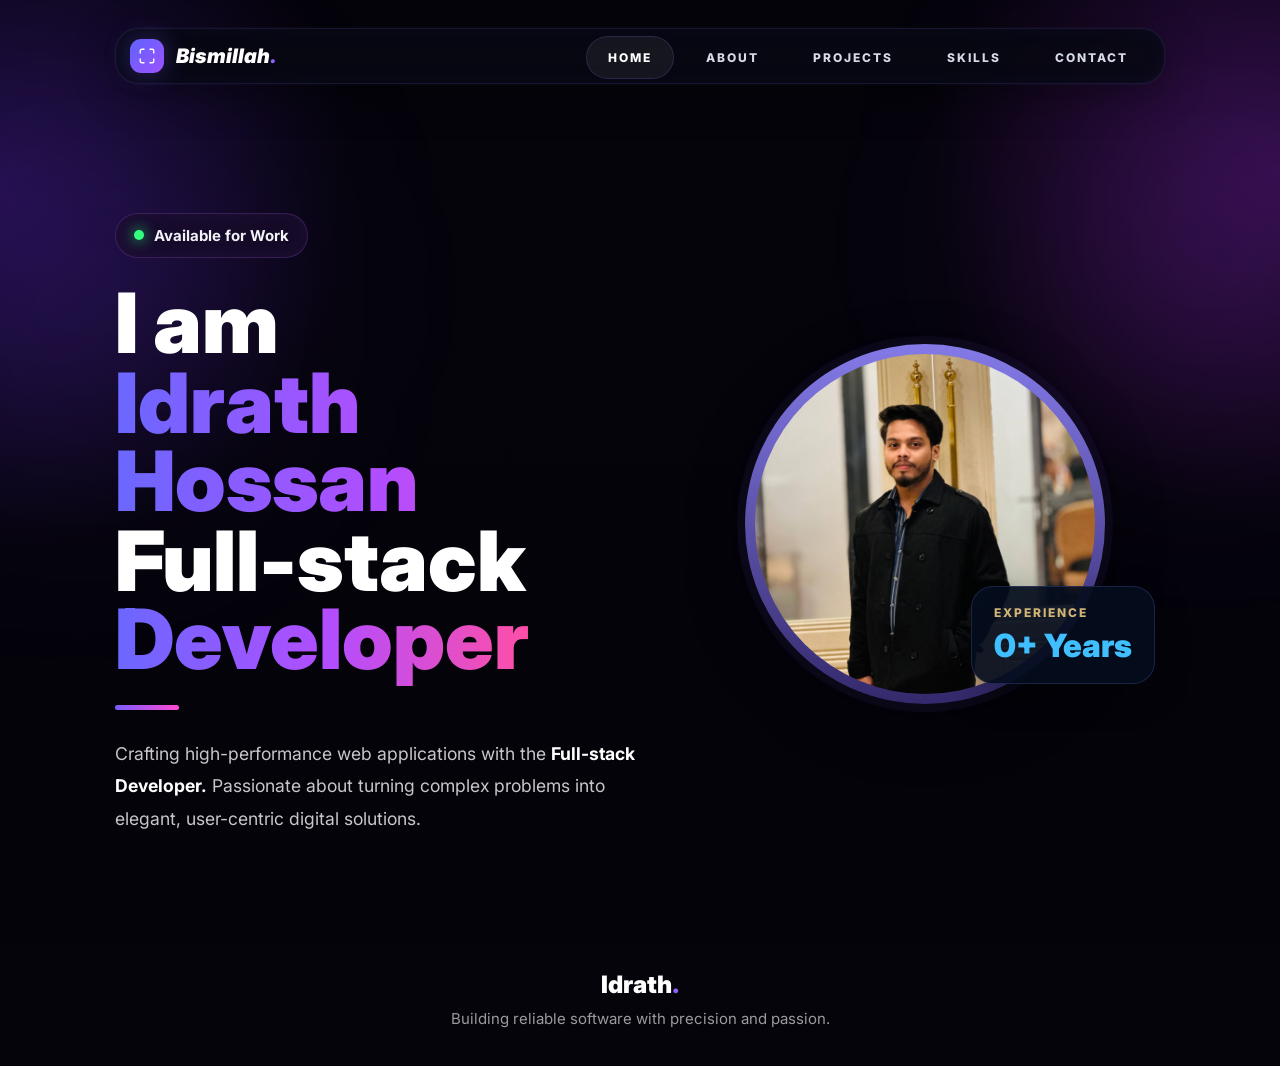
<file: index.html>
<!doctype html>
<html lang="en">
  <head>
    <meta charset="UTF-8" />
    <meta name="viewport" content="width=device-width, initial-scale=1.0" />
    <title>Portfolio Idrath Hossan</title>

    <link rel="preconnect" href="https://fonts.googleapis.com" />
    <link rel="preconnect" href="https://fonts.gstatic.com" crossorigin />
    <link
      href="https://fonts.googleapis.com/css2?family=Inter:wght@400;500;600;700;800;900&display=swap"
      rel="stylesheet"
    />

    <link rel="stylesheet" href="index.css" />
  </head>
  <body>
    <div class="page-wrapper">
      <header class="header">
        <nav class="navbar">
          <div class="logo-area">
            <div class="logo-icon">
              <svg viewBox="0 0 24 24" fill="none">
                <path
                  d="M8 3H5a2 2 0 0 0-2 2v3"
                  stroke="currentColor"
                  stroke-width="1.8"
                  stroke-linecap="round"
                />
                <path
                  d="M16 3h3a2 2 0 0 1 2 2v3"
                  stroke="currentColor"
                  stroke-width="1.8"
                  stroke-linecap="round"
                />
                <path
                  d="M21 16v3a2 2 0 0 1-2 2h-3"
                  stroke="currentColor"
                  stroke-width="1.8"
                  stroke-linecap="round"
                />
                <path
                  d="M8 21H5a2 2 0 0 1-2-2v-3"
                  stroke="currentColor"
                  stroke-width="1.8"
                  stroke-linecap="round"
                />
              </svg>
            </div>

            <h2 class="logo-text">Bismillah<span>.</span></h2>
          </div>

          <ul class="nav-links">
            <li><a href="index.html" class="active">HOME</a></li>
            <li><a href="about.html">ABOUT</a></li>
            <li><a href="projects.html">PROJECTS</a></li>
            <li><a href="skills.html">SKILLS</a></li>
            <li><a href="contact.html">CONTACT</a></li>
          </ul>
        </nav>
      </header>

      <section class="hero-section">
        <div class="hero-left">
          <div class="work-badge">
            <span class="dot"></span>
            <span>Available for Work</span>
          </div>

          <h1 class="hero-title">
            <span class="line-one">I am</span>
            <span class="line-two gradient-text">Idrath Hossan</span>
            <span class="line-three">
              <span class="white-text">Full-stack</span>
              <span class="gradient-text">Developer</span>
            </span>
          </h1>

          <div class="title-line"></div>

          <p class="hero-description">
            Crafting high-performance web applications with the
            <strong>Full-stack Developer.</strong>
            Passionate about turning complex problems into elegant, user-centric
            digital solutions.
          </p>
        </div>

        <div class="hero-right">
          <div class="profile-glow"></div>

          <div class="profile-frame">
            <img src="images/dp.jpeg" alt="Idrath Hossan" />
          </div>

          <div class="experience-card">
            <span class="experience-label">EXPERIENCE</span>
            <span class="experience-value">0+ Years</span>
          </div>
        </div>
      </section>
    </div>

    <footer class="footer">
      <div class="footer-content">
        <h2 class="footer-logo">Idrath<span>.</span></h2>
        <p class="footer-text">
          Building reliable software with precision and passion.
        </p>
      </div>
    </footer>
  </body>
</html>
</file>
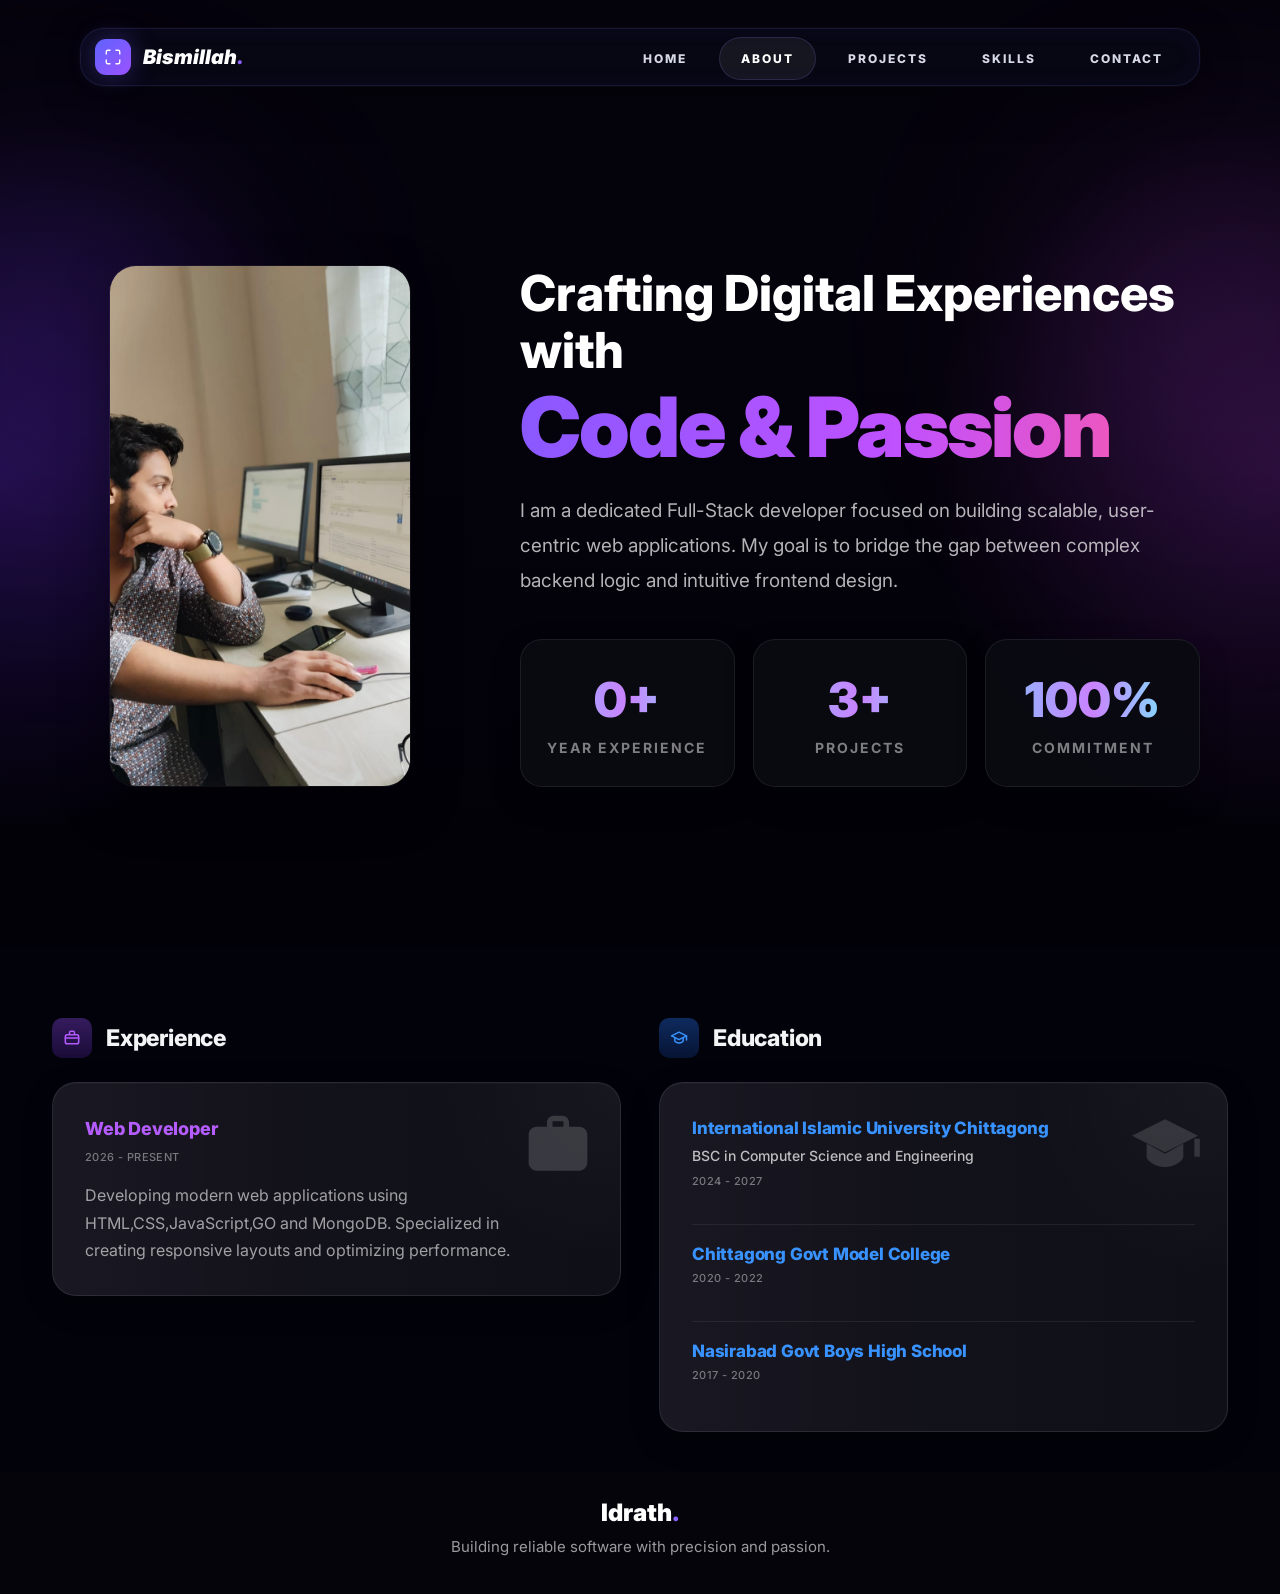
<file: about.html>
<!DOCTYPE html>
<html lang="en">
<head>
  <meta charset="UTF-8" />
  <meta name="viewport" content="width=device-width, initial-scale=1.0" />
  <title>Portfolio Idrath Hossan</title>

  <link rel="preconnect" href="https://fonts.googleapis.com">
  <link rel="preconnect" href="https://fonts.gstatic.com" crossorigin>
  <link
    href="https://fonts.googleapis.com/css2?family=Inter:wght@400;500;600;700;800;900&display=swap"
    rel="stylesheet"
  />

  <link rel="stylesheet" href="about.css" />
</head>
<body>

  <div class="page-wrapper">

    <header class="header">
      <nav class="navbar">
        <div class="logo-area">
          <div class="logo-icon">
            <svg viewBox="0 0 24 24" fill="none">
              <path d="M8 3H5a2 2 0 0 0-2 2v3" stroke="currentColor" stroke-width="1.8" stroke-linecap="round"/>
              <path d="M16 3h3a2 2 0 0 1 2 2v3" stroke="currentColor" stroke-width="1.8" stroke-linecap="round"/>
              <path d="M21 16v3a2 2 0 0 1-2 2h-3" stroke="currentColor" stroke-width="1.8" stroke-linecap="round"/>
              <path d="M8 21H5a2 2 0 0 1-2-2v-3" stroke="currentColor" stroke-width="1.8" stroke-linecap="round"/>
            </svg>
          </div>

          <h2 class="logo-text">Bismillah<span>.</span></h2>
        </div>

        <ul class="nav-links">
          <li><a href="index.html">HOME</a></li>
          <li><a href="about.html" class="active">ABOUT</a></li>
          <li><a href="projects.html">PROJECTS</a></li>
          <li><a href="skills.html">SKILLS</a></li>
          <li><a href="contact.html">CONTACT</a></li>
        </ul>
      </nav>
    </header>

    <section class="about-section">
      <div class="about-left">
        <div class="about-image-box">
          <img src="images/about.jpeg" alt="About Idrath Hossan" />
        </div>
      </div>

      <div class="about-right">
        <h3 class="about-small-title">Crafting Digital Experiences with</h3>
        <h1 class="about-title">Code & Passion</h1>

        <p class="about-description">
          I am a dedicated Full-Stack developer focused on building scalable,
          user-centric web applications. My goal is to bridge the gap between
          complex backend logic and intuitive frontend design.
        </p>

        <div class="stats-grid">
          <div class="stat-box">
            <h2>0+</h2>
            <p>YEAR EXPERIENCE</p>
          </div>

          <div class="stat-box">
            <h2>3+</h2>
            <p>PROJECTS</p>
          </div>

          <div class="stat-box">
            <h2>100%</h2>
            <p>COMMITMENT</p>
          </div>
        </div>
      </div>

    </section>
    </div>

  </div>

   <section class="xp-edu-section">
  <div class="xp-edu-container">
    <div class="xp-edu-grid">

      <!-- Experience -->
      <div class="xp-card-column">
        <div class="xp-heading xp-purple">
          <div class="xp-heading-icon">
            <svg viewBox="0 0 24 24" fill="none">
              <path d="M9 7V5.8C9 4.806 9.806 4 10.8 4H13.2C14.194 4 15 4.806 15 5.8V7" stroke="currentColor" stroke-width="1.8" stroke-linecap="round" stroke-linejoin="round"/>
              <path d="M4 10.2C4 8.985 4.985 8 6.2 8H17.8C19.015 8 20 8.985 20 10.2V16.8C20 18.015 19.015 19 17.8 19H6.2C4.985 19 4 18.015 4 16.8V10.2Z" stroke="currentColor" stroke-width="1.8"/>
              <path d="M4 12H20" stroke="currentColor" stroke-width="1.8" stroke-linecap="round"/>
            </svg>
          </div>
          <h2>Experience</h2>
        </div>

        <div class="xp-info-card xp-experience-card">
          <div class="xp-watermark">
            <svg viewBox="0 0 24 24" fill="currentColor">
              <path d="M9 7V5.8C9 4.806 9.806 4 10.8 4H13.2C14.194 4 15 4.806 15 5.8V7H17.8C19.015 7 20 7.985 20 9.2V16.8C20 18.015 19.015 19 17.8 19H6.2C4.985 19 4 18.015 4 16.8V9.2C4 7.985 4.985 7 6.2 7H9ZM10.5 7H13.5V5.8C13.5 5.634 13.366 5.5 13.2 5.5H10.8C10.634 5.5 10.5 5.634 10.5 5.8V7Z"/>
            </svg>
          </div>

          <h3 class="xp-title xp-title-purple">Web Developer</h3>
          <p class="xp-year">2026 - PRESENT</p>
          <p class="xp-text">
            Developing modern web applications using HTML,CSS,JavaScript,GO and MongoDB.
            Specialized in creating responsive layouts and optimizing performance.
          </p>
        </div>
      </div>

      <!-- Education -->
      <div class="xp-card-column">
        <div class="xp-heading xp-blue">
          <div class="xp-heading-icon">
            <svg viewBox="0 0 24 24" fill="none">
              <path d="M3 9.5L12 5L21 9.5L12 14L3 9.5Z" stroke="currentColor" stroke-width="1.8" stroke-linejoin="round"/>
              <path d="M7 11.5V15.5C7 16.328 9.239 18 12 18C14.761 18 17 16.328 17 15.5V11.5" stroke="currentColor" stroke-width="1.8" stroke-linecap="round"/>
              <path d="M21 9.5V14.5" stroke="currentColor" stroke-width="1.8" stroke-linecap="round"/>
            </svg>
          </div>
          <h2>Education</h2>
        </div>

        <div class="xp-info-card xp-education-card">
          <div class="xp-watermark xp-watermark-edu">
            <svg viewBox="0 0 24 24" fill="currentColor">
              <path d="M12 5L3 9.5L12 14L21 9.5L12 5ZM7 11.6V15.2C7 16.2 9.239 18 12 18C14.761 18 17 16.2 17 15.2V11.6L12 14.4L7 11.6ZM20 10.3V15.2H21.5V10.3H20Z"/>
            </svg>
          </div>

          <div class="edu-item">
            <h3 class="xp-title xp-title-blue">International Islamic University Chittagong</h3>
            <p class="edu-subtitle">BSC in Computer Science and Engineering</p>
            <p class="xp-year">2024 - 2027</p>
          </div>

          <div class="edu-item">
            <h3 class="xp-title xp-title-blue">Chittagong Govt Model College</h3>
            <p class="xp-year">2020 - 2022</p>
          </div>

          <div class="edu-item">
            <h3 class="xp-title xp-title-blue">Nasirabad Govt Boys High School</h3>
            <p class="xp-year">2017 - 2020</p>
          </div>
        </div>
      </div>

    </div>
  </div>
</section>

</section>
</div>

<footer class="footer">
    <div class="footer-content">
      <h2 class="footer-logo">Idrath<span>.</span></h2>
      <p class="footer-text">Building reliable software with precision and passion.</p>
    </div>
  </footer>

</body>
</html>
</file>
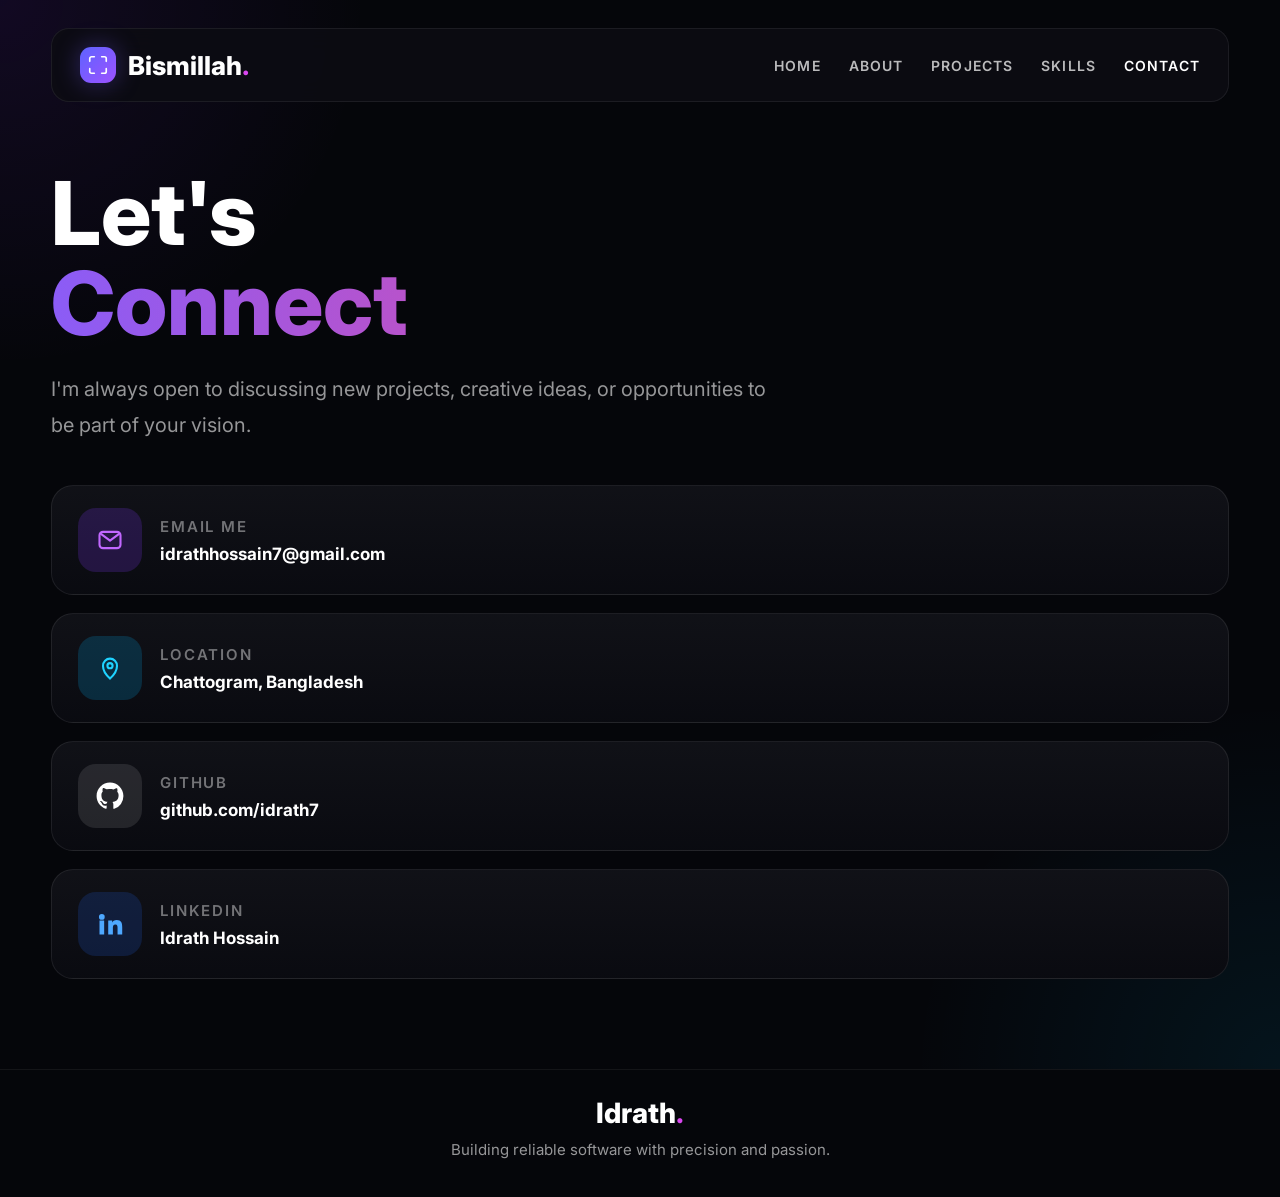
<file: contact.html>
<!doctype html>
<html lang="en">
  <head>
    <meta charset="UTF-8" />
    <meta name="viewport" content="width=device-width, initial-scale=1.0" />
    <title>Portfolio Idrath Hossan | Contact</title>

    <link rel="preconnect" href="https://fonts.googleapis.com" />
    <link rel="preconnect" href="https://fonts.gstatic.com" crossorigin />
    <link
      href="https://fonts.googleapis.com/css2?family=Inter:wght@400;500;600;700;800;900&display=swap"
      rel="stylesheet"
    />

    <link rel="stylesheet" href="contact.css" />
  </head>
  <body>
    <div class="page-wrapper">
      <header class="header">
        <nav class="navbar">
          <div class="logo-area">
            <div class="logo-icon">
              <svg viewBox="0 0 24 24" fill="none">
                <path
                  d="M8 3H5a2 2 0 0 0-2 2v3"
                  stroke="currentColor"
                  stroke-width="1.8"
                  stroke-linecap="round"
                />
                <path
                  d="M16 3h3a2 2 0 0 1 2 2v3"
                  stroke="currentColor"
                  stroke-width="1.8"
                  stroke-linecap="round"
                />
                <path
                  d="M21 16v3a2 2 0 0 1-2 2h-3"
                  stroke="currentColor"
                  stroke-width="1.8"
                  stroke-linecap="round"
                />
                <path
                  d="M8 21H5a2 2 0 0 1-2-2v-3"
                  stroke="currentColor"
                  stroke-width="1.8"
                  stroke-linecap="round"
                />
              </svg>
            </div>

            <h2 class="logo-text">Bismillah<span>.</span></h2>
          </div>

          <ul class="nav-links">
            <li><a href="index.html">HOME</a></li>
            <li><a href="about.html">ABOUT</a></li>
            <li><a href="projects.html">PROJECTS</a></li>
            <li><a href="skills.html">SKILLS</a></li>
            <li><a href="contact.html" class="active">CONTACT</a></li>
          </ul>
        </nav>
      </header>

      <main class="contact-section">
        <div class="contact-container">
          <div class="section-header">
            <h1 class="section-title">
              <span class="white-text">Let's</span>
              <span class="gradient-text">Connect</span>
            </h1>

            <p class="section-description">
              I'm always open to discussing new projects, creative ideas, or
              opportunities to be part of your vision.
            </p>
          </div>

          <div class="contact-list">
            <!-- Email Me -->
            <a href="mailto:idrathhossain7@gmail.com" class="contact-card">
              <div class="contact-icon purple">
                <svg viewBox="0 0 24 24" fill="none">
                  <rect
                    x="3"
                    y="5"
                    width="18"
                    height="14"
                    rx="3"
                    stroke="currentColor"
                    stroke-width="1.8"
                  />
                  <path
                    d="M4.5 7L12 12.5L19.5 7"
                    stroke="currentColor"
                    stroke-width="1.8"
                    stroke-linecap="round"
                    stroke-linejoin="round"
                  />
                </svg>
              </div>
              <div class="contact-info">
                <span class="contact-label">EMAIL ME</span>
                <h3 class="contact-value">idrathhossain7@gmail.com</h3>
              </div>
            </a>

            <!-- Location -->
            <div class="contact-card">
              <div class="contact-icon cyan">
                <svg viewBox="0 0 24 24" fill="none">
                  <path
                    d="M12 21C12 21 18 15.5 18 10.2C18 6.78 15.31 4 12 4C8.69 4 6 6.78 6 10.2C6 15.5 12 21 12 21Z"
                    stroke="currentColor"
                    stroke-width="1.8"
                  />
                  <circle
                    cx="12"
                    cy="10"
                    r="2.2"
                    stroke="currentColor"
                    stroke-width="1.8"
                  />
                </svg>
              </div>
              <div class="contact-info">
                <span class="contact-label">LOCATION</span>
                <h3 class="contact-value">Chattogram, Bangladesh</h3>
              </div>
            </div>

            <!-- GitHub -->
            <a
              href="https://github.com/idrath7"
              target="_blank"
              class="contact-card"
            >
              <div class="contact-icon dark">
                <svg viewBox="0 0 24 24" fill="currentColor">
                  <path
                    d="M12 .5C5.65.5.5 5.65.5 12c0 5.08 3.29 9.38 7.86 10.9.58.11.79-.25.79-.56 0-.28-.01-1.2-.02-2.18-3.2.7-3.88-1.36-3.88-1.36-.53-1.34-1.28-1.7-1.28-1.7-1.05-.73.08-.72.08-.72 1.16.08 1.77 1.19 1.77 1.19 1.03 1.76 2.69 1.25 3.35.96.1-.75.4-1.25.72-1.54-2.56-.29-5.25-1.28-5.25-5.72 0-1.26.45-2.28 1.19-3.09-.12-.29-.52-1.47.11-3.06 0 0 .97-.31 3.19 1.18A11.08 11.08 0 0 1 12 6.1c.98 0 1.97.13 2.89.38 2.21-1.49 3.18-1.18 3.18-1.18.63 1.59.23 2.77.12 3.06.74.81 1.18 1.83 1.18 3.09 0 4.45-2.69 5.42-5.26 5.7.41.36.77 1.06.77 2.14 0 1.55-.01 2.79-.01 3.17 0 .31.21.68.8.56A11.51 11.51 0 0 0 23.5 12C23.5 5.65 18.35.5 12 .5Z"
                  />
                </svg>
              </div>
              <div class="contact-info">
                <span class="contact-label">GITHUB</span>
                <h3 class="contact-value">github.com/idrath7</h3>
              </div>
            </a>

            <!-- LinkedIn -->
            <a
              href="https://www.linkedin.com/in/idrath-hossain-178b85283?utm_source=share_via&utm_content=profile&utm_medium=member_android"
              target="_blank"
              class="contact-card"
            >
              <div class="contact-icon blue">
                <svg viewBox="0 0 24 24" fill="currentColor">
                  <path
                    d="M4.98 3.5A2.48 2.48 0 1 0 5 8.46 2.48 2.48 0 0 0 4.98 3.5ZM3 9h4v12H3V9Zm7 0h3.83v1.64h.05c.53-1.01 1.84-2.07 3.79-2.07 4.05 0 4.8 2.66 4.8 6.11V21h-4v-5.57c0-1.33-.02-3.04-1.85-3.04-1.86 0-2.15 1.45-2.15 2.95V21h-4V9Z"
                  />
                </svg>
              </div>
              <div class="contact-info">
                <span class="contact-label">LINKEDIN</span>
                <h3 class="contact-value">Idrath Hossain</h3>
              </div>
            </a>
          </div>
        </div>
      </main>
    </div>

    <footer class="footer">
      <div class="footer-content">
        <h2 class="footer-logo">Idrath<span>.</span></h2>
        <p class="footer-text">
          Building reliable software with precision and passion.
        </p>
      </div>
    </footer>
  </body>
</html>
</file>
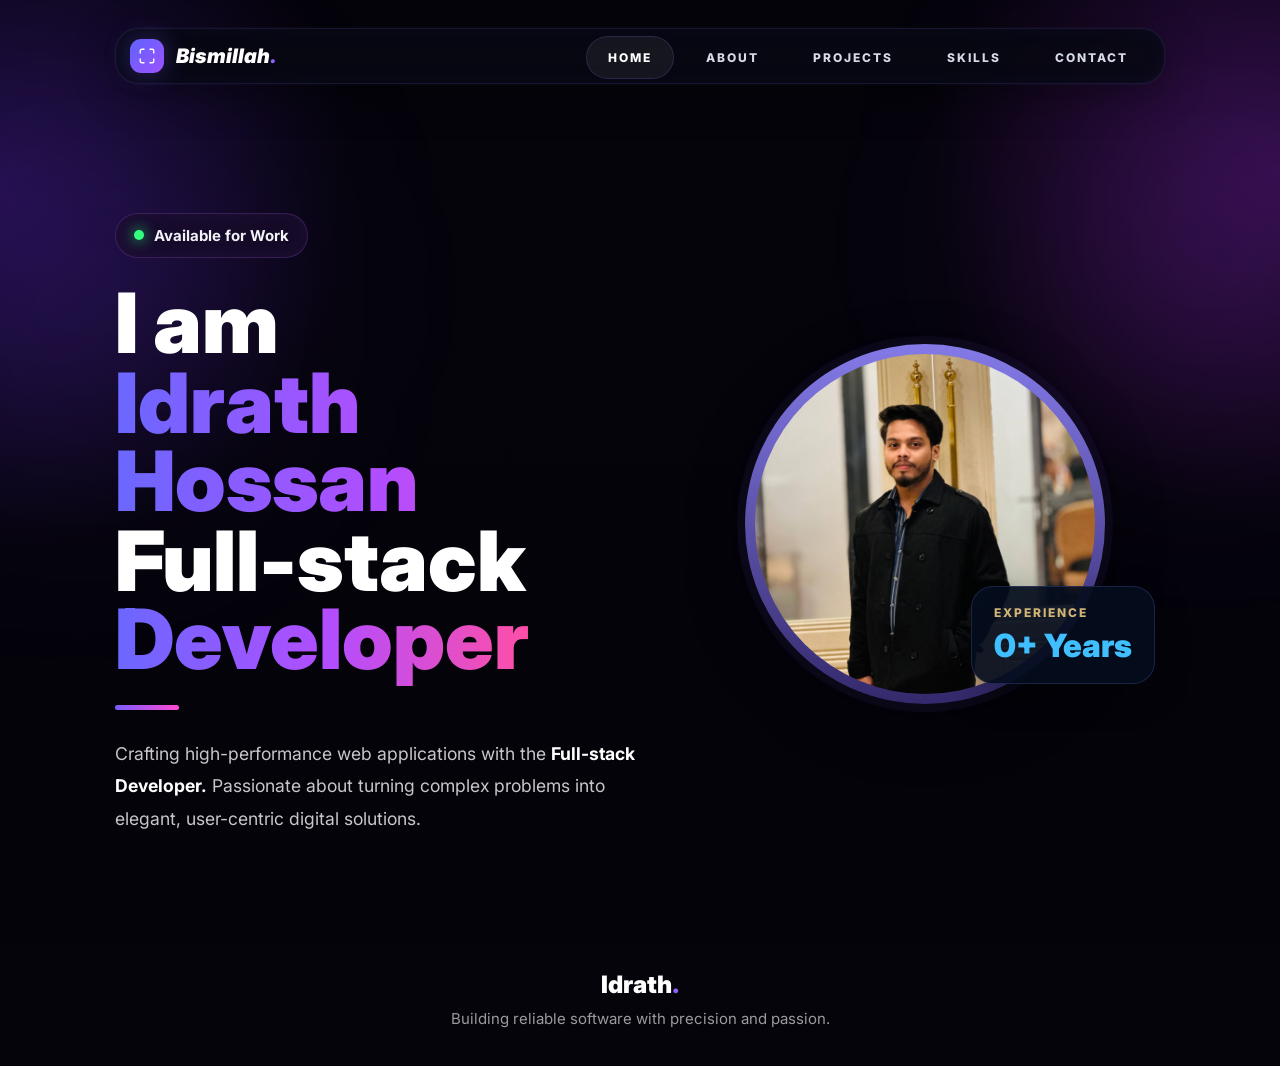
<file: home.html>
<!DOCTYPE html>
<html lang="en">
<head>
  <meta charset="UTF-8" />
  <meta name="viewport" content="width=device-width, initial-scale=1.0" />
  <title>Portfolio Idrath Hossan</title>

  <link rel="preconnect" href="https://fonts.googleapis.com">
  <link rel="preconnect" href="https://fonts.gstatic.com" crossorigin>
  <link
    href="https://fonts.googleapis.com/css2?family=Inter:wght@400;500;600;700;800;900&display=swap"
    rel="stylesheet"
  />

  <link rel="stylesheet" href="home.css" />
</head>
<body>

  <div class="page-wrapper">

    <header class="header">
      <nav class="navbar">
        <div class="logo-area">
          <div class="logo-icon">
            <svg viewBox="0 0 24 24" fill="none">
              <path d="M8 3H5a2 2 0 0 0-2 2v3" stroke="currentColor" stroke-width="1.8" stroke-linecap="round"/>
              <path d="M16 3h3a2 2 0 0 1 2 2v3" stroke="currentColor" stroke-width="1.8" stroke-linecap="round"/>
              <path d="M21 16v3a2 2 0 0 1-2 2h-3" stroke="currentColor" stroke-width="1.8" stroke-linecap="round"/>
              <path d="M8 21H5a2 2 0 0 1-2-2v-3" stroke="currentColor" stroke-width="1.8" stroke-linecap="round"/>
            </svg>
          </div>

          <h2 class="logo-text">Bismillah<span>.</span></h2>
        </div>

        <ul class="nav-links">
          <li><a href="home.html" class="active">HOME</a></li>
          <li><a href="about.html">ABOUT</a></li>
          <li><a href="projects.html">PROJECTS</a></li>
          <li><a href="skills.html">SKILLS</a></li>
          <li><a href="contact.html">CONTACT</a></li>
        </ul>
      </nav>
    </header>

    <section class="hero-section">
      <div class="hero-left">
        <div class="work-badge">
          <span class="dot"></span>
          <span>Available for Work</span>
        </div>

        <h1 class="hero-title">
          <span class="line-one">I am</span>
          <span class="line-two gradient-text">Idrath Hossan</span>
          <span class="line-three">
            <span class="white-text">Full-stack</span>
            <span class="gradient-text">Developer</span>
          </span>
        </h1>

        <div class="title-line"></div>

        <p class="hero-description">
          Crafting high-performance web applications with the
          <strong>Full-stack Developer.</strong>
          Passionate about turning complex problems into elegant,
          user-centric digital solutions.
        </p>
      </div>

      <div class="hero-right">
        <div class="profile-glow"></div>

        <div class="profile-frame">
          <img src="dp.jpeg" alt="Idrath Hossan" />
        </div>

        <div class="experience-card">
          <span class="experience-label">EXPERIENCE</span>
          <span class="experience-value">0+ Years</span>
        </div>
      </div>
    </section>

  </div>

  <footer class="footer">
    <div class="footer-content">
      <h2 class="footer-logo">Idrath<span>.</span></h2>
      <p class="footer-text">Building reliable software with precision and passion.</p>
    </div>
  </footer>

</body>
</html>
</file>
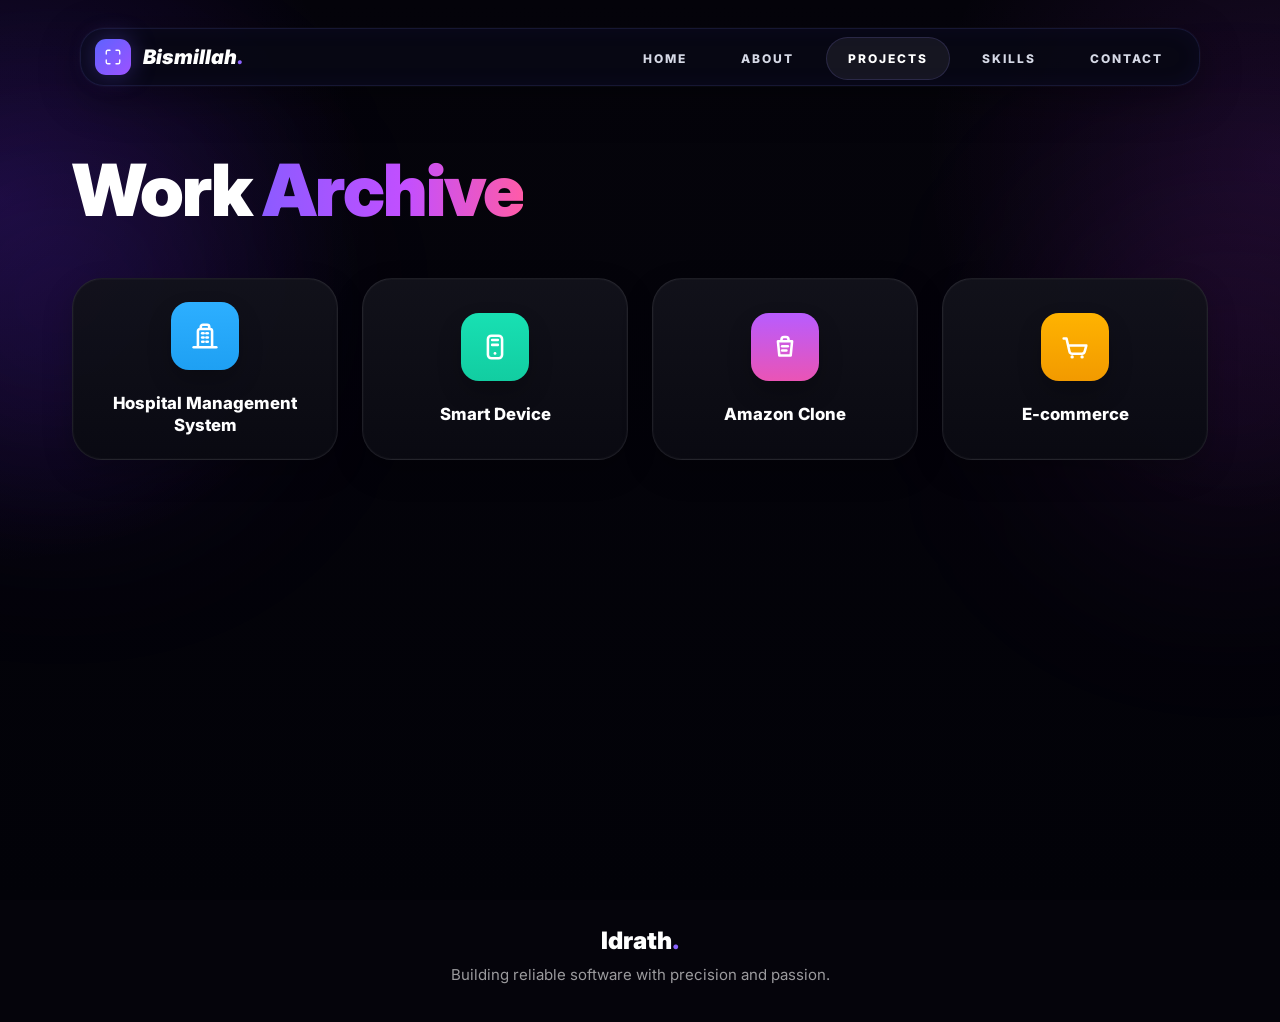
<file: projects.html>
<!doctype html>
<html lang="en">
  <head>
    <meta charset="UTF-8" />
    <meta name="viewport" content="width=device-width, initial-scale=1.0" />
    <title>Portfolio Idrath Hossan</title>

    <link rel="preconnect" href="https://fonts.googleapis.com" />
    <link rel="preconnect" href="https://fonts.gstatic.com" crossorigin />
    <link
      href="https://fonts.googleapis.com/css2?family=Inter:wght@400;500;600;700;800;900&display=swap"
      rel="stylesheet"
    />

    <link rel="stylesheet" href="projects.css" />
  </head>
  <body>
    <div class="page-wrapper">
      <header class="header">
        <nav class="navbar">
          <div class="logo-area">
            <div class="logo-icon">
              <svg viewBox="0 0 24 24" fill="none">
                <path
                  d="M8 3H5a2 2 0 0 0-2 2v3"
                  stroke="currentColor"
                  stroke-width="1.8"
                  stroke-linecap="round"
                />
                <path
                  d="M16 3h3a2 2 0 0 1 2 2v3"
                  stroke="currentColor"
                  stroke-width="1.8"
                  stroke-linecap="round"
                />
                <path
                  d="M21 16v3a2 2 0 0 1-2 2h-3"
                  stroke="currentColor"
                  stroke-width="1.8"
                  stroke-linecap="round"
                />
                <path
                  d="M8 21H5a2 2 0 0 1-2-2v-3"
                  stroke="currentColor"
                  stroke-width="1.8"
                  stroke-linecap="round"
                />
              </svg>
            </div>

            <h2 class="logo-text">Bismillah<span>.</span></h2>
          </div>

          <ul class="nav-links">
            <li><a href="index.html">HOME</a></li>
            <li><a href="about.html">ABOUT</a></li>
            <li><a href="projects.html" class="active">PROJECTS</a></li>
            <li><a href="skills.html">SKILLS</a></li>
            <li><a href="contact.html">CONTACT</a></li>
          </ul>
        </nav>
      </header>

      <main class="projects-section">
        <div class="section-header">
          <h1 class="section-title">
            <span class="white-text">Work</span>
            <span class="gradient-text">Archive</span>
          </h1>
        </div>

        <div class="projects-grid">
          <div class="project-card">
            <div class="project-icon blue">
              <svg viewBox="0 0 24 24" fill="none">
                <path
                  d="M7 20V8.5C7 7.672 7.672 7 8.5 7H15.5C16.328 7 17 7.672 17 8.5V20"
                  stroke="currentColor"
                  stroke-width="1.8"
                />
                <path
                  d="M9 7V5.5C9 4.672 9.672 4 10.5 4H13.5C14.328 4 15 4.672 15 5.5V7"
                  stroke="currentColor"
                  stroke-width="1.8"
                />
                <path
                  d="M4 20H20"
                  stroke="currentColor"
                  stroke-width="1.8"
                  stroke-linecap="round"
                />
                <path
                  d="M10 10H11"
                  stroke="currentColor"
                  stroke-width="1.8"
                  stroke-linecap="round"
                />
                <path
                  d="M13 10H14"
                  stroke="currentColor"
                  stroke-width="1.8"
                  stroke-linecap="round"
                />
                <path
                  d="M10 13H11"
                  stroke="currentColor"
                  stroke-width="1.8"
                  stroke-linecap="round"
                />
                <path
                  d="M13 13H14"
                  stroke="currentColor"
                  stroke-width="1.8"
                  stroke-linecap="round"
                />
                <path
                  d="M10 16H11"
                  stroke="currentColor"
                  stroke-width="1.8"
                  stroke-linecap="round"
                />
                <path
                  d="M13 16H14"
                  stroke="currentColor"
                  stroke-width="1.8"
                  stroke-linecap="round"
                />
              </svg>
            </div>
            <h3>Hospital Management System</h3>
          </div>

          <div class="project-card">
            <div class="project-icon green">
              <svg viewBox="0 0 24 24" fill="none">
                <rect
                  x="7"
                  y="4"
                  width="10"
                  height="16"
                  rx="2.5"
                  stroke="currentColor"
                  stroke-width="1.8"
                />
                <path
                  d="M10 7H14"
                  stroke="currentColor"
                  stroke-width="1.8"
                  stroke-linecap="round"
                />
                <path
                  d="M10 10.5H14"
                  stroke="currentColor"
                  stroke-width="1.8"
                  stroke-linecap="round"
                />
                <circle cx="12" cy="16.5" r="1" fill="currentColor" />
              </svg>
            </div>
            <h3>Smart Device</h3>
          </div>

          <div class="project-card">
            <div class="project-icon pink">
              <svg viewBox="0 0 24 24" fill="none">
                <path
                  d="M7 8H17L16 18H8L7 8Z"
                  stroke="currentColor"
                  stroke-width="1.8"
                  stroke-linejoin="round"
                />
                <path
                  d="M9.5 8V6.8C9.5 5.806 10.306 5 11.3 5H12.7C13.694 5 14.5 5.806 14.5 6.8V8"
                  stroke="currentColor"
                  stroke-width="1.8"
                />
                <path
                  d="M10 11.5H14"
                  stroke="currentColor"
                  stroke-width="1.8"
                  stroke-linecap="round"
                />
                <path
                  d="M10 14.5H13"
                  stroke="currentColor"
                  stroke-width="1.8"
                  stroke-linecap="round"
                />
              </svg>
            </div>
            <h3>Amazon Clone</h3>
          </div>

          <div class="project-card">
            <div class="project-icon orange">
              <svg viewBox="0 0 24 24" fill="none">
                <path
                  d="M4 6H6L8.1 15.2C8.309 16.098 9.11 16.733 10.032 16.733H16.9C17.788 16.733 18.568 16.145 18.813 15.292L20 11H7.2"
                  stroke="currentColor"
                  stroke-width="1.8"
                  stroke-linecap="round"
                  stroke-linejoin="round"
                />
                <circle cx="10" cy="19" r="1.2" fill="currentColor" />
                <circle cx="17" cy="19" r="1.2" fill="currentColor" />
              </svg>
            </div>
            <h3>E-commerce</h3>
          </div>
        </div>
      </main>
    </div>

    <footer class="footer">
      <div class="footer-content">
        <h2 class="footer-logo">Idrath<span>.</span></h2>
        <p class="footer-text">
          Building reliable software with precision and passion.
        </p>
      </div>
    </footer>
  </body>
</html>
</file>
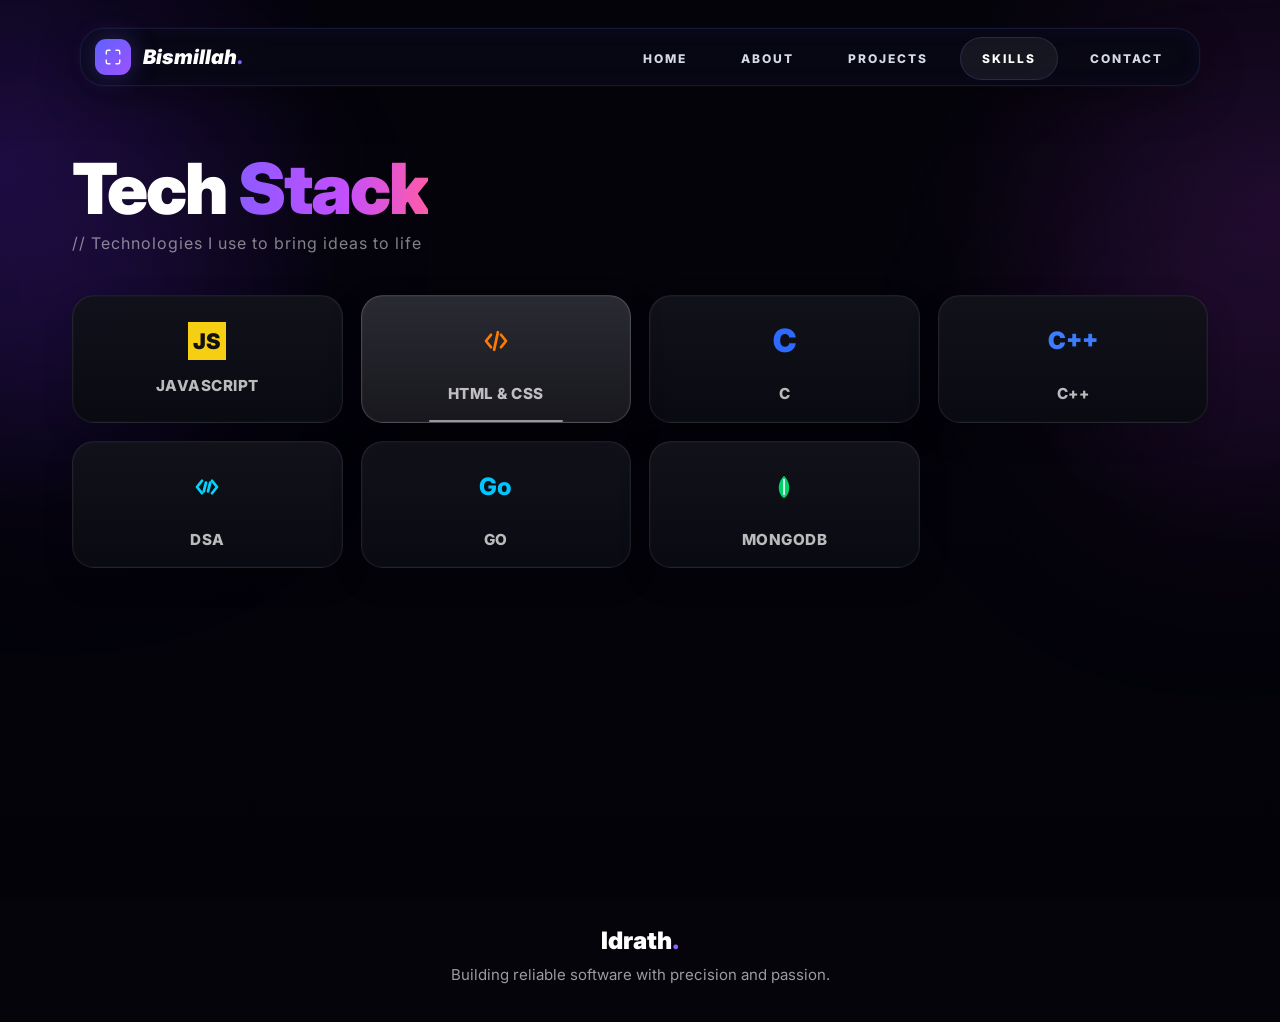
<file: skills.html>
<!DOCTYPE html>
<html lang="en">
<head>
  <meta charset="UTF-8" />
  <meta name="viewport" content="width=device-width, initial-scale=1.0" />
  <title>Portfolio Idrath Hossan</title>

  <link rel="preconnect" href="https://fonts.googleapis.com">
  <link rel="preconnect" href="https://fonts.gstatic.com" crossorigin>
  <link
    href="https://fonts.googleapis.com/css2?family=Inter:wght@400;500;600;700;800;900&display=swap"
    rel="stylesheet"
  />

  <link rel="stylesheet" href="skills.css" />
</head>
<body>

  <div class="page-wrapper">

    <header class="header">
      <nav class="navbar">
        <div class="logo-area">
          <div class="logo-icon">
            <svg viewBox="0 0 24 24" fill="none">
              <path d="M8 3H5a2 2 0 0 0-2 2v3" stroke="currentColor" stroke-width="1.8" stroke-linecap="round"/>
              <path d="M16 3h3a2 2 0 0 1 2 2v3" stroke="currentColor" stroke-width="1.8" stroke-linecap="round"/>
              <path d="M21 16v3a2 2 0 0 1-2 2h-3" stroke="currentColor" stroke-width="1.8" stroke-linecap="round"/>
              <path d="M8 21H5a2 2 0 0 1-2-2v-3" stroke="currentColor" stroke-width="1.8" stroke-linecap="round"/>
            </svg>
          </div>

          <h2 class="logo-text">Bismillah<span>.</span></h2>
        </div>

        <ul class="nav-links">
          <li><a href="index.html">HOME</a></li>
          <li><a href="about.html">ABOUT</a></li>
          <li><a href="projects.html">PROJECTS</a></li>
          <li><a href="skills.html" class="active">SKILLS</a></li>
          <li><a href="contact.html">CONTACT</a></li>
        </ul>
      </nav>
    </header>

    <main class="skills-section">
      <div class="skills-header">
        <h1 class="skills-title">
          <span class="white-text">Tech</span>
          <span class="gradient-text">Stack</span>
        </h1>
        <p class="skills-subtitle">// Technologies I use to bring ideas to life</p>
      </div>

      <div class="skills-grid">

        <div class="skill-card">
          <div class="skill-icon js-icon">JS</div>
          <h3>JAVASCRIPT</h3>
        </div>

        <div class="skill-card active-card">
          <div class="skill-icon html-icon">
            <svg viewBox="0 0 24 24" fill="none">
              <path d="M8 7L4 12L8 17" stroke="currentColor" stroke-width="2.2" stroke-linecap="round" stroke-linejoin="round"/>
              <path d="M16 7L20 12L16 17" stroke="currentColor" stroke-width="2.2" stroke-linecap="round" stroke-linejoin="round"/>
              <path d="M13.5 5L10.5 19" stroke="currentColor" stroke-width="2.2" stroke-linecap="round"/>
            </svg>
          </div>
          <h3>HTML & CSS</h3>
        </div>

        <div class="skill-card">
          <div class="skill-icon c-icon">C</div>
          <h3>C</h3>
        </div>

        <div class="skill-card">
          <div class="skill-icon cpp-icon">C++</div>
          <h3>C++</h3>
        </div>

        <div class="skill-card">
          <div class="skill-icon dsa-icon">
            <svg viewBox="0 0 24 24" fill="none">
              <path d="M8 7L4 12L8 17" stroke="currentColor" stroke-width="2.2" stroke-linecap="round" stroke-linejoin="round"/>
              <path d="M16 7L20 12L16 17" stroke="currentColor" stroke-width="2.2" stroke-linecap="round" stroke-linejoin="round"/>
              <path d="M11.2 8.5L9.4 15.5" stroke="currentColor" stroke-width="2.2" stroke-linecap="round"/>
              <path d="M14.6 8.5L12.8 15.5" stroke="currentColor" stroke-width="2.2" stroke-linecap="round"/>
            </svg>
          </div>
          <h3>DSA</h3>
        </div>

        <div class="skill-card">
          <div class="skill-icon go-icon">Go</div>
          <h3>GO</h3>
        </div>

        <div class="skill-card">
          <div class="skill-icon mongo-icon">
            <svg viewBox="0 0 24 24" fill="none">
              <path d="M12 3C14.8 6 16.2 9.2 16.2 12.5C16.2 16.4 14.5 19.1 12 21C9.5 19.1 7.8 16.4 7.8 12.5C7.8 9.2 9.2 6 12 3Z" fill="currentColor"/>
              <path d="M12 6V18" stroke="#ffffff" stroke-width="1.3" stroke-linecap="round"/>
            </svg>
          </div>
          <h3>MONGODB</h3>
        </div>

      </div>
    </main>

  </div>

 <footer class="footer">
    <div class="footer-content">
      <h2 class="footer-logo">Idrath<span>.</span></h2>
      <p class="footer-text">Building reliable software with precision and passion.</p>
    </div>
  </footer>

</body>
</html>
</file>
<file: index.css>
* {
  margin: 0;
  padding: 0;
  box-sizing: border-box;
}

html, body {
  overflow-x: hidden;
}

body {
  font-family: "Inter", sans-serif;
  background: #05040b;
  color: #fff;
}

.page-wrapper {
  min-height: 100vh;
  position: relative;
  background:
    radial-gradient(circle at left 20%, rgba(115, 46, 255, 0.24), transparent 24%),
    radial-gradient(circle at right 18%, rgba(172, 42, 255, 0.22), transparent 24%),
    linear-gradient(180deg, #05040b 0%, #04030a 100%);
  padding: 28px 40px 60px;
}

.page-wrapper::before,
.page-wrapper::after {
  content: "";
  position: absolute;
  width: 340px;
  height: 340px;
  border-radius: 50%;
  filter: blur(110px);
  z-index: 0;
}

.page-wrapper::before {
  top: 120px;
  left: -90px;
  background: rgba(120, 54, 255, 0.15);
}

.page-wrapper::after {
  top: 70px;
  right: -100px;
  background: rgba(191, 55, 255, 0.14);
}

.header,
.hero-section {
  position: relative;
  z-index: 2;
}

.navbar {
  max-width: 1050px;
  margin: 0 auto;
  padding: 10px 14px;
  border-radius: 24px;
  background: rgba(7, 8, 18, 0.88);
  border: 1px solid rgba(113, 122, 255, 0.14);
  box-shadow:
    0 0 0 1px rgba(255,255,255,0.02),
    0 10px 40px rgba(0,0,0,0.35),
    inset 0 0 25px rgba(90, 70, 255, 0.05);
  display: flex;
  align-items: center;
  justify-content: space-between;
}

.logo-area {
  display: flex;
  align-items: center;
  gap: 12px;
}

.logo-icon {
  width: 34px;
  height: 34px;
  border-radius: 11px;
  background: linear-gradient(135deg, #5e63ff, #9d52ff);
  display: flex;
  align-items: center;
  justify-content: center;
  color: #fff;
  box-shadow: 0 0 25px rgba(116, 93, 255, 0.35);
}

.logo-icon svg {
  width: 18px;
  height: 18px;
}

.logo-text {
  font-size: 20px;
  font-weight: 900;
  font-style: italic;
  color: #fff;
}

.logo-text span {
  color: #8c63ff;
}

.nav-links {
  list-style: none;
  display: flex;
  align-items: center;
  gap: 10px;
}

.nav-links li a {
  text-decoration: none;
  color: #d6d9e6;
  font-size: 12px;
  font-weight: 800;
  letter-spacing: 2px;
  padding: 14px 22px;
  border-radius: 999px;
  transition: 0.3s ease;
}

.nav-links li a:hover,
.nav-links li a.active {
  color: #fff;
  background: rgba(255,255,255,0.06);
  box-shadow: inset 0 0 0 1px rgba(150, 136, 255, 0.16);
}

.hero-section {
  max-width: 1050px;
  margin: 80px auto 0;
  min-height: calc(100vh - 180px);
  display: grid;
  grid-template-columns: 1.05fr 0.95fr;
  align-items: center;
  gap: 40px;
}

.work-badge {
  display: inline-flex;
  align-items: center;
  gap: 10px;
  padding: 12px 18px;
  border-radius: 999px;
  border: 1px solid rgba(181, 104, 255, 0.22);
  background: rgba(23, 12, 40, 0.78);
  box-shadow: inset 0 0 25px rgba(197, 79, 255, 0.06);
  margin-bottom: 26px;
}

.dot {
  width: 10px;
  height: 10px;
  border-radius: 50%;
  background: #32ff7e;
  box-shadow: 0 0 14px #32ff7e;
}

.work-badge span:last-child {
  font-size: 15px;
  font-weight: 700;
  color: #f2f2f7;
}

.hero-title {
  display: flex;
  flex-direction: column;
  gap: 2px;
  line-height: 0.94;
  margin-bottom: 26px;
}

.line-one,
.line-two,
.line-three {
  display: block;
}

.line-one {
  font-size: 5.2rem;
  font-weight: 900;
  color: #fff;
}

.line-two {
  font-size: 5.2rem;
  font-weight: 900;
}

.line-three {
  font-size: 5.2rem;
  font-weight: 900;
}

.white-text {
  color: #fff;
}

.gradient-text {
  background: linear-gradient(90deg, #6a68ff 0%, #b34dff 52%, #ff4fa6 100%);
  -webkit-background-clip: text;
  -webkit-text-fill-color: transparent;
}

.title-line {
  width: 64px;
  height: 5px;
  border-radius: 999px;
  background: linear-gradient(90deg, #7a5cff, #ff4bd1);
  margin-bottom: 28px;
}

.hero-description {
  max-width: 590px;
  font-size: 1.1rem;
  line-height: 1.85;
  color: rgba(255, 255, 255, 0.78);
}

.hero-description strong {
  color: #fff;
}

.hero-right {
  position: relative;
  display: flex;
  justify-content: center;
  align-items: center;
}

.profile-glow {
  position: absolute;
  width: 380px;
  height: 380px;
  border-radius: 50%;
  background: radial-gradient(circle, rgba(118, 92, 255, 0.25), transparent 65%);
  filter: blur(20px);
}

.profile-frame {
  width: 360px;
  height: 360px;
  border-radius: 50%;
  padding: 10px;
  background: linear-gradient(180deg, rgba(145, 135, 255, 0.9), rgba(68, 54, 140, 0.75));
  box-shadow:
    0 0 0 8px rgba(126, 110, 255, 0.06),
    0 20px 60px rgba(0, 0, 0, 0.34);
  position: relative;
  z-index: 2;
}

.profile-frame img {
  width: 100%;
  height: 100%;
  border-radius: 50%;
  display: block;
  object-fit: cover;
}

.experience-card {
  position: absolute;
  right: 10px;
  bottom: 20px;
  z-index: 3;
  min-width: 170px;
  padding: 18px 22px;
  border-radius: 22px;
  background: rgba(5, 14, 30, 0.92);
  border: 1px solid rgba(114, 132, 255, 0.2);
  box-shadow: 0 12px 35px rgba(0,0,0,0.32);
  display: flex;
  flex-direction: column;
  gap: 6px;
}

.experience-label {
  font-size: 12px;
  letter-spacing: 2px;
  color: #d2b576;
  font-weight: 800;
}

.experience-value {
  font-size: 2rem;
  font-weight: 900;
  color: #40bfff;
}

.footer {
  padding: 26px 20px 38px;
  background: #05040b;
  text-align: center;
}

.footer-logo {
  font-size: 24px;
  font-weight: 900;
  color: #fff;
  margin-bottom: 10px;
}

.footer-logo span {
  color: #8a63ff;
}

.footer-text {
  color: rgba(255,255,255,0.6);
  font-size: 15px;
}

@media (max-width: 1100px) {
  .hero-section {
    grid-template-columns: 1fr;
    text-align: center;
    gap: 55px;
  }

  .hero-left {
    display: flex;
    flex-direction: column;
    align-items: center;
  }

  .hero-description {
    max-width: 700px;
  }

  .hero-right {
    padding-bottom: 40px;
  }

  .experience-card {
    right: 50%;
    transform: translateX(50%);
    bottom: -10px;
  }
}

@media (max-width: 768px) {
  .page-wrapper {
    padding: 20px 16px 50px;
  }

  .navbar {
    flex-direction: column;
    gap: 16px;
    padding: 16px;
  }

  .nav-links {
    flex-wrap: wrap;
    justify-content: center;
  }

  .nav-links li a {
    padding: 12px 16px;
    font-size: 11px;
  }

  .hero-section {
    margin-top: 50px;
    min-height: auto;
  }

  .line-one,
  .line-two,
  .line-three {
    font-size: 3.4rem;
  }

  .hero-description {
    font-size: 1rem;
  }

  .profile-frame {
    width: 280px;
    height: 280px;
  }

  .profile-glow {
    width: 300px;
    height: 300px;
  }

  .experience-card {
    min-width: 145px;
    padding: 14px 18px;
  }

  .experience-value {
    font-size: 1.6rem;
  }
}

@media (max-width: 480px) {
  .line-one,
  .line-two,
  .line-three {
    font-size: 2.7rem;
  }

  .work-badge {
    padding: 10px 14px;
  }

  .work-badge span:last-child {
    font-size: 14px;
  }
}
</file>
<file: about.css>
* {
  margin: 0;
  padding: 0;
  box-sizing: border-box;
}

html,
body {
  overflow-x: hidden;
}

body {
  font-family: "Inter", sans-serif;
  background: #05030c;
  color: #ffffff;
}

.page-wrapper {
  min-height: 100vh;
  position: relative;
  padding: 28px 40px 60px;
  background:
    radial-gradient(circle at left center, rgba(115, 46, 255, 0.22), transparent 26%),
    radial-gradient(circle at right center, rgba(194, 63, 255, 0.16), transparent 26%),
    linear-gradient(180deg, #05030c 0%, #020108 100%);
}

.page-wrapper::before,
.page-wrapper::after {
  content: "";
  position: absolute;
  width: 340px;
  height: 340px;
  border-radius: 50%;
  filter: blur(110px);
  z-index: 0;
}

.page-wrapper::before {
  top: 180px;
  left: -110px;
  background: rgba(122, 55, 255, 0.16);
}

.page-wrapper::after {
  top: 160px;
  right: -110px;
  background: rgba(207, 69, 255, 0.12);
}

.header,
.about-section {
  position: relative;
  z-index: 2;
}

/* navbar */
.navbar {
  max-width: 1120px;
  margin: 0 auto;
  padding: 10px 14px;
  border-radius: 24px;
  background: rgba(8, 8, 20, 0.9);
  border: 1px solid rgba(113, 122, 255, 0.14);
  box-shadow:
    0 0 0 1px rgba(255, 255, 255, 0.02),
    0 12px 40px rgba(0, 0, 0, 0.35),
    inset 0 0 25px rgba(90, 70, 255, 0.05);
  display: flex;
  align-items: center;
  justify-content: space-between;
}

.logo-area {
  display: flex;
  align-items: center;
  gap: 12px;
}

.logo-icon {
  width: 36px;
  height: 36px;
  border-radius: 11px;
  background: linear-gradient(135deg, #5e63ff, #9d52ff);
  display: flex;
  align-items: center;
  justify-content: center;
  color: #ffffff;
  box-shadow: 0 0 25px rgba(116, 93, 255, 0.35);
}

.logo-icon svg {
  width: 18px;
  height: 18px;
}

.logo-text {
  font-size: 20px;
  font-weight: 900;
  font-style: italic;
  color: #ffffff;
}

.logo-text span {
  color: #8c63ff;
}

.nav-links {
  list-style: none;
  display: flex;
  align-items: center;
  gap: 10px;
}

.nav-links li a {
  text-decoration: none;
  color: #d6d9e6;
  font-size: 12px;
  font-weight: 800;
  letter-spacing: 2px;
  padding: 14px 22px;
  border-radius: 999px;
  transition: 0.3s ease;
}

.nav-links li a:hover,
.nav-links li a.active {
  color: #ffffff;
  background: rgba(255, 255, 255, 0.06);
  box-shadow: inset 0 0 0 1px rgba(150, 136, 255, 0.16);
}

/* about section */
.about-section {
  max-width: 1120px;
  margin: 80px auto 0;
  min-height: calc(100vh - 180px);
  display: grid;
  grid-template-columns: 360px 1fr;
  align-items: center;
  gap: 80px;
}

.about-left {
  display: flex;
  justify-content: center;
}

.about-image-box {
  width: 100%;
  max-width: 300px;
  border-radius: 26px;
  overflow: hidden;
  background: rgba(255, 255, 255, 0.04);
  box-shadow:
    0 0 0 1px rgba(255, 255, 255, 0.05),
    0 20px 50px rgba(0, 0, 0, 0.35);
}

.about-image-box img {
  width: 100%;
  height: 520px;
  object-fit: cover;
  display: block;
}

.about-right {
  max-width: 760px;
}

.about-small-title {
  font-size: 3.1rem;
  line-height: 1.15;
  font-weight: 800;
  color: #ffffff;
  margin-bottom: 8px;
}

.about-title {
  font-size: 5.2rem;
  line-height: 0.95;
  font-weight: 900;
  letter-spacing: -2px;
  margin-bottom: 28px;
  background: linear-gradient(90deg, #8a58ff 0%, #bf51ff 55%, #ff59a8 100%);
  -webkit-background-clip: text;
  -webkit-text-fill-color: transparent;
}

.about-description {
  max-width: 720px;
  font-size: 1.18rem;
  line-height: 1.85;
  color: rgba(255, 255, 255, 0.7);
  margin-bottom: 40px;
}

.stats-grid {
  display: grid;
  grid-template-columns: repeat(3, 1fr);
  gap: 18px;
  max-width: 720px;
}

.stat-box {
  background: rgba(10, 10, 18, 0.9);
  border: 1px solid rgba(255, 255, 255, 0.08);
  border-radius: 22px;
  padding: 30px 20px;
  text-align: center;
  box-shadow: 0 12px 30px rgba(0, 0, 0, 0.25);
}

.stat-box h2 {
  font-size: 3rem;
  font-weight: 900;
  margin-bottom: 10px;
  background: linear-gradient(90deg, #8eb8ff, #ca82ff, #74ecff);
  -webkit-background-clip: text;
  -webkit-text-fill-color: transparent;
}

.stat-box p {
  font-size: 14px;
  letter-spacing: 2px;
  color: rgba(255, 255, 255, 0.48);
  font-weight: 700;
}

/* tablet */
@media (max-width: 1100px) {
  .about-section {
    grid-template-columns: 1fr;
    gap: 45px;
    text-align: center;
  }

  .about-left,
  .about-right {
    display: flex;
    flex-direction: column;
    align-items: center;
  }

  .about-right {
    max-width: 100%;
  }

  .stats-grid {
    width: 100%;
  }
}

/* mobile */
@media (max-width: 768px) {
  .page-wrapper {
    padding: 20px 16px 40px;
  }

  .navbar {
    flex-direction: column;
    gap: 16px;
    padding: 16px;
  }

  .nav-links {
    flex-wrap: wrap;
    justify-content: center;
  }

  .nav-links li a {
    padding: 12px 16px;
    font-size: 11px;
  }

  .about-section {
    margin-top: 50px;
    min-height: auto;
  }

  .about-image-box {
    max-width: 280px;
  }

  .about-image-box img {
    height: 420px;
  }

  .about-small-title {
    font-size: 2.2rem;
  }

  .about-title {
    font-size: 3.6rem;
  }

  .about-description {
    font-size: 1rem;
  }

  .stats-grid {
    grid-template-columns: 1fr;
  }
}

@media (max-width: 480px) {
  .about-small-title {
    font-size: 1.8rem;
  }

  .about-title {
    font-size: 2.9rem;
  }

  .about-description {
    line-height: 1.75;
  }
}

.xp-edu-section {
  padding: 72px 0 40px;
  background: #02030a;
}

.xp-edu-container {
  width: 100%;
  max-width: 1248px;
  margin: 0 auto;
  padding: 0 36px;
}

.xp-edu-grid {
  display: grid;
  grid-template-columns: repeat(2, minmax(0, 1fr));
  gap: 38px;
  align-items: start;
}

.xp-card-column {
  width: 100%;
}

.xp-heading {
  display: flex;
  align-items: center;
  gap: 14px;
  margin-bottom: 24px;
}

.xp-heading h2 {
  margin: 0;
  font-size: 23px;
  line-height: 1;
  font-weight: 800;
  color: #f4f4f7;
  letter-spacing: -0.2px;
}

.xp-heading-icon {
  width: 40px;
  height: 40px;
  border-radius: 10px;
  display: flex;
  align-items: center;
  justify-content: center;
  flex-shrink: 0;
}

.xp-heading-icon svg {
  width: 20px;
  height: 20px;
}

.xp-purple .xp-heading-icon {
  background: linear-gradient(180deg, rgba(152, 74, 255, 0.34), rgba(109, 43, 218, 0.22));
  color: #b45bff;
}

.xp-blue .xp-heading-icon {
  background: linear-gradient(180deg, rgba(39, 118, 255, 0.34), rgba(22, 79, 198, 0.22));
  color: #3892ff;
}

.xp-info-card {
  position: relative;
  border-radius: 24px;
  padding: 34px 32px 30px;
  background: linear-gradient(90deg, rgba(23, 21, 31, 0.96) 0%, rgba(15, 16, 24, 0.96) 100%);
  border: 1px solid rgba(255, 255, 255, 0.10);
  box-shadow:
    inset 0 1px 0 rgba(255, 255, 255, 0.02),
    0 10px 30px rgba(0, 0, 0, 0.22);
  overflow: hidden;
}

.xp-info-card::before {
  content: "";
  position: absolute;
  inset: 0;
  background:
    radial-gradient(circle at top right, rgba(255, 255, 255, 0.035), transparent 30%),
    linear-gradient(90deg, rgba(255, 255, 255, 0.015), transparent 45%);
  pointer-events: none;
}

.xp-experience-card {
  min-height: 210px;
}

.xp-education-card {
  min-height: 350px;
}

.xp-watermark {
  position: absolute;
  top: 18px;
  right: 18px;
  color: rgba(255, 255, 255, 0.16);
  z-index: 1;
}

.xp-watermark svg {
  width: 88px;
  height: 88px;
}

.xp-watermark-edu {
  color: rgba(255, 255, 255, 0.14);
}

.xp-title {
  position: relative;
  z-index: 2;
  margin: 0 0 10px;
  font-size: 18px;
  line-height: 1.3;
  font-weight: 800;
  letter-spacing: -0.2px;
}

.xp-title-purple {
  color: #b55cff;
}

.xp-title-blue {
  color: #3892ff;
}

.xp-year {
  position: relative;
  z-index: 2;
  margin: 0 0 18px;
  font-size: 11px;
  font-weight: 500;
  color: rgba(255, 255, 255, 0.42);
  letter-spacing: 0.4px;
  text-transform: uppercase;
}

.xp-text {
  position: relative;
  z-index: 2;
  margin: 0;
  max-width: 92%;
  font-size: 16px;
  line-height: 1.72;
  font-weight: 400;
  color: rgba(255, 255, 255, 0.60);
}

.edu-item {
  position: relative;
  z-index: 2;
  padding-bottom: 18px;
  margin-bottom: 18px;
  border-bottom: 1px solid rgba(255, 255, 255, 0.07);
}

.edu-item:last-child {
  margin-bottom: 0;
  padding-bottom: 0;
  border-bottom: none;
}

.edu-item .xp-title {
  margin-bottom: 6px;
  padding-right: 70px;
  font-size: 17px;
}

.edu-subtitle {
  margin: 0 0 8px;
  color: rgba(255, 255, 255, 0.72);
  font-size: 14px;
  line-height: 1.5;
  font-weight: 500;
}

/* responsive */
@media (max-width: 991px) {
  .xp-edu-grid {
    grid-template-columns: 1fr;
    gap: 26px;
  }

  .xp-text {
    max-width: 100%;
  }

  .xp-experience-card,
  .xp-education-card {
    min-height: auto;
  }
}

@media (max-width: 767px) {
  .xp-edu-section {
    padding: 52px 0 24px;
  }

  .xp-edu-container {
    padding: 0 16px;
  }

  .xp-heading {
    margin-bottom: 18px;
  }

  .xp-heading h2 {
    font-size: 20px;
  }

  .xp-heading-icon {
    width: 38px;
    height: 38px;
  }

  .xp-info-card {
    padding: 26px 22px 24px;
    border-radius: 22px;
  }

  .xp-title {
    font-size: 17px;
  }

  .edu-item .xp-title {
    padding-right: 0;
    font-size: 16px;
  }

  .xp-year {
    margin-bottom: 14px;
  }

  .xp-text {
    font-size: 15px;
    line-height: 1.7;
  }

  .edu-subtitle {
    font-size: 13px;
  }

  .xp-watermark {
    top: 16px;
    right: 16px;
  }

  .xp-watermark svg {
    width: 68px;
    height: 68px;
  }
}

.footer {
  padding: 26px 20px 38px;
  background: #05040b;
  text-align: center;
}

.footer-logo {
  font-size: 24px;
  font-weight: 900;
  color: #fff;
  margin-bottom: 10px;
}

.footer-logo span {
  color: #8a63ff;
}

.footer-text {
  color: rgba(255,255,255,0.6);
  font-size: 15px;
}

@media (max-width: 1100px) {
  .hero-section {
    grid-template-columns: 1fr;
    text-align: center;
    gap: 55px;
  }

  .hero-left {
    display: flex;
    flex-direction: column;
    align-items: center;
  }

  .hero-description {
    max-width: 700px;
  }

  .hero-right {
    padding-bottom: 40px;
  }

  .experience-card {
    right: 50%;
    transform: translateX(50%);
    bottom: -10px;
  }
}

@media (max-width: 768px) {
  .page-wrapper {
    padding: 20px 16px 50px;
  }

  .navbar {
    flex-direction: column;
    gap: 16px;
    padding: 16px;
  }

  .nav-links {
    flex-wrap: wrap;
    justify-content: center;
  }

  .nav-links li a {
    padding: 12px 16px;
    font-size: 11px;
  }

  .hero-section {
    margin-top: 50px;
    min-height: auto;
  }

  .line-one,
  .line-two,
  .line-three {
    font-size: 3.4rem;
  }

  .hero-description {
    font-size: 1rem;
  }

  .profile-frame {
    width: 280px;
    height: 280px;
  }

  .profile-glow {
    width: 300px;
    height: 300px;
  }

  .experience-card {
    min-width: 145px;
    padding: 14px 18px;
  }

  .experience-value {
    font-size: 1.6rem;
  }
}

@media (max-width: 480px) {
  .line-one,
  .line-two,
  .line-three {
    font-size: 2.7rem;
  }

  .work-badge {
    padding: 10px 14px;
  }

  .work-badge span:last-child {
    font-size: 14px;
  }
}
</file>
<file: contact.css>
* {
  margin: 0;
  padding: 0;
  box-sizing: border-box;
}

body {
  font-family: 'Inter', sans-serif;
  background: #05060a;
  color: #ffffff;
}

a {
  text-decoration: none;
  color: inherit;
}

.page-wrapper {
  min-height: 100vh;
  background:
    radial-gradient(circle at top left, rgba(130, 42, 255, 0.10), transparent 22%),
    radial-gradient(circle at bottom right, rgba(0, 183, 255, 0.08), transparent 22%),
    #05060a;
}

/* =========================
   HEADER / NAVBAR
========================= */
.header {
  width: 100%;
  padding: 28px 0 10px;
}

.navbar {
  width: 92%;
  max-width: 1200px;
  margin: 0 auto;
  padding: 18px 28px;
  display: flex;
  align-items: center;
  justify-content: space-between;
  background: rgba(12, 13, 19, 0.92);
  border: 1px solid rgba(255, 255, 255, 0.07);
  border-radius: 18px;
  backdrop-filter: blur(12px);
}

.logo-area {
  display: flex;
  align-items: center;
  gap: 12px;
}

.logo-icon {
  width: 36px;
  height: 36px;
  border-radius: 11px;
  background: linear-gradient(135deg, #5e63ff, #9d52ff);
  display: flex;
  align-items: center;
  justify-content: center;
  color: #ffffff;
  box-shadow: 0 0 25px rgba(116, 93, 255, 0.35);
}
.logo-icon svg {
  width: 22px;
  height: 22px;
}

.logo-text {
  font-size: 26px;
  font-weight: 800;
  color: #ffffff;
}

.logo-text span {
  color: #d946ef;
}

.nav-links {
  list-style: none;
  display: flex;
  align-items: center;
  gap: 28px;
}

.nav-links a {
  font-size: 14px;
  font-weight: 600;
  letter-spacing: 0.08em;
  color: rgba(255, 255, 255, 0.72);
  transition: 0.3s ease;
}

.nav-links a:hover,
.nav-links a.active {
  color: #ffffff;
}

/* =========================
   CONTACT SECTION
========================= */
.contact-section {
  padding: 60px 0 90px;
}

.contact-container {
  width: 92%;
  max-width: 1200px;
  margin: 0 auto;
}

.section-header {
  max-width: 780px;
  margin-bottom: 42px;
}

.section-title {
  display: flex;
  flex-direction: column;
  gap: 6px;
  line-height: 0.95;
  margin-bottom: 26px;
}

.white-text {
  font-size: 88px;
  font-weight: 800;
  color: #ffffff;
}

.gradient-text {
  font-size: 88px;
  font-weight: 800;
  background: linear-gradient(90deg, #8b5cf6 0%, #ec4899 100%);
  -webkit-background-clip: text;
  -webkit-text-fill-color: transparent;
  background-clip: text;
  color: transparent;
}

.section-description {
  max-width: 720px;
  font-size: 20px;
  line-height: 1.8;
  color: rgba(255, 255, 255, 0.58);
}

.contact-list {
  display: flex;
  flex-direction: column;
  gap: 18px;
}

.contact-card {
  width: 100%;
  min-height: 108px;
  padding: 22px 26px;
  display: flex;
  align-items: center;
  gap: 18px;
  background: linear-gradient(180deg, rgba(17, 18, 24, 0.96), rgba(10, 11, 17, 0.96));
  border: 1px solid rgba(255, 255, 255, 0.08);
  border-radius: 22px;
  transition: 0.3s ease;
}

.contact-card:hover {
  transform: translateY(-4px);
  border-color: rgba(255, 255, 255, 0.14);
  background: linear-gradient(180deg, rgba(21, 22, 29, 0.98), rgba(12, 13, 19, 0.98));
}

.contact-icon {
  width: 64px;
  height: 64px;
  min-width: 64px;
  border-radius: 18px;
  display: flex;
  align-items: center;
  justify-content: center;
}

.contact-icon svg {
  width: 28px;
  height: 28px;
}

.contact-info {
  display: flex;
  flex-direction: column;
  gap: 8px;
}

.contact-label {
  font-size: 15px;
  font-weight: 600;
  letter-spacing: 0.12em;
  color: rgba(255, 255, 255, 0.42);
}

.contact-value {
  font-size: 17px;
  font-weight: 700;
  color: #ffffff;
  word-break: break-word;
}

/* =========================
   ICON COLORS
========================= */
.purple {
  color: #c167ff;
  background: rgba(132, 56, 255, 0.20);
}

.cyan {
  color: #1fd3ff;
  background: rgba(0, 183, 255, 0.18);
}

.dark {
  color: #ffffff;
  background: rgba(255, 255, 255, 0.10);
}

.blue {
  color: #4ea8ff;
  background: rgba(37, 99, 235, 0.18);
}

/* =========================
   FOOTER
========================= */
.footer {
  padding: 26px 0 38px;
  border-top: 1px solid rgba(255, 255, 255, 0.06);
  background: #05060a;
}

.footer-content {
  width: 92%;
  max-width: 1200px;
  margin: 0 auto;
  text-align: center;
}

.footer-logo {
  font-size: 28px;
  font-weight: 800;
  margin-bottom: 10px;
}

.footer-logo span {
  color: #d946ef;
}

.footer-text {
  font-size: 15px;
  color: rgba(255, 255, 255, 0.58);
}

/* =========================
   RESPONSIVE
========================= */
@media (max-width: 992px) {
  .navbar {
    flex-direction: column;
    gap: 18px;
    padding: 20px;
  }

  .nav-links {
    flex-wrap: wrap;
    justify-content: center;
    gap: 16px 22px;
  }

  .white-text,
  .gradient-text {
    font-size: 64px;
  }

  .section-description {
    font-size: 18px;
  }
}

@media (max-width: 768px) {
  .contact-section {
    padding: 40px 0 70px;
  }

  .white-text,
  .gradient-text {
    font-size: 52px;
  }

  .section-description {
    font-size: 16px;
    line-height: 1.7;
  }

  .contact-card {
    padding: 18px;
    border-radius: 18px;
    align-items: flex-start;
  }

  .contact-icon {
    width: 56px;
    height: 56px;
    min-width: 56px;
    border-radius: 16px;
  }

  .contact-icon svg {
    width: 24px;
    height: 24px;
  }

  .contact-label {
    font-size: 13px;
  }

  .contact-value {
    font-size: 15px;
  }
}

@media (max-width: 480px) {
  .navbar {
    width: 94%;
    padding: 16px;
  }

  .logo-text {
    font-size: 22px;
  }

  .nav-links {
    gap: 12px 16px;
  }

  .nav-links a {
    font-size: 12px;
  }

  .white-text,
  .gradient-text {
    font-size: 42px;
  }

  .section-description {
    font-size: 15px;
  }

  .contact-card {
    gap: 14px;
  }

  .contact-value {
    font-size: 14px;
  }

  .footer-logo {
    font-size: 24px;
  }

  .footer-text {
    font-size: 14px;
  }
}
</file>
<file: home.css>
* {
  margin: 0;
  padding: 0;
  box-sizing: border-box;
}

html, body {
  overflow-x: hidden;
}

body {
  font-family: "Inter", sans-serif;
  background: #05040b;
  color: #fff;
}

.page-wrapper {
  min-height: 100vh;
  position: relative;
  background:
    radial-gradient(circle at left 20%, rgba(115, 46, 255, 0.24), transparent 24%),
    radial-gradient(circle at right 18%, rgba(172, 42, 255, 0.22), transparent 24%),
    linear-gradient(180deg, #05040b 0%, #04030a 100%);
  padding: 28px 40px 60px;
}

.page-wrapper::before,
.page-wrapper::after {
  content: "";
  position: absolute;
  width: 340px;
  height: 340px;
  border-radius: 50%;
  filter: blur(110px);
  z-index: 0;
}

.page-wrapper::before {
  top: 120px;
  left: -90px;
  background: rgba(120, 54, 255, 0.15);
}

.page-wrapper::after {
  top: 70px;
  right: -100px;
  background: rgba(191, 55, 255, 0.14);
}

.header,
.hero-section {
  position: relative;
  z-index: 2;
}

.navbar {
  max-width: 1050px;
  margin: 0 auto;
  padding: 10px 14px;
  border-radius: 24px;
  background: rgba(7, 8, 18, 0.88);
  border: 1px solid rgba(113, 122, 255, 0.14);
  box-shadow:
    0 0 0 1px rgba(255,255,255,0.02),
    0 10px 40px rgba(0,0,0,0.35),
    inset 0 0 25px rgba(90, 70, 255, 0.05);
  display: flex;
  align-items: center;
  justify-content: space-between;
}

.logo-area {
  display: flex;
  align-items: center;
  gap: 12px;
}

.logo-icon {
  width: 34px;
  height: 34px;
  border-radius: 11px;
  background: linear-gradient(135deg, #5e63ff, #9d52ff);
  display: flex;
  align-items: center;
  justify-content: center;
  color: #fff;
  box-shadow: 0 0 25px rgba(116, 93, 255, 0.35);
}

.logo-icon svg {
  width: 18px;
  height: 18px;
}

.logo-text {
  font-size: 20px;
  font-weight: 900;
  font-style: italic;
  color: #fff;
}

.logo-text span {
  color: #8c63ff;
}

.nav-links {
  list-style: none;
  display: flex;
  align-items: center;
  gap: 10px;
}

.nav-links li a {
  text-decoration: none;
  color: #d6d9e6;
  font-size: 12px;
  font-weight: 800;
  letter-spacing: 2px;
  padding: 14px 22px;
  border-radius: 999px;
  transition: 0.3s ease;
}

.nav-links li a:hover,
.nav-links li a.active {
  color: #fff;
  background: rgba(255,255,255,0.06);
  box-shadow: inset 0 0 0 1px rgba(150, 136, 255, 0.16);
}

.hero-section {
  max-width: 1050px;
  margin: 80px auto 0;
  min-height: calc(100vh - 180px);
  display: grid;
  grid-template-columns: 1.05fr 0.95fr;
  align-items: center;
  gap: 40px;
}

.work-badge {
  display: inline-flex;
  align-items: center;
  gap: 10px;
  padding: 12px 18px;
  border-radius: 999px;
  border: 1px solid rgba(181, 104, 255, 0.22);
  background: rgba(23, 12, 40, 0.78);
  box-shadow: inset 0 0 25px rgba(197, 79, 255, 0.06);
  margin-bottom: 26px;
}

.dot {
  width: 10px;
  height: 10px;
  border-radius: 50%;
  background: #32ff7e;
  box-shadow: 0 0 14px #32ff7e;
}

.work-badge span:last-child {
  font-size: 15px;
  font-weight: 700;
  color: #f2f2f7;
}

.hero-title {
  display: flex;
  flex-direction: column;
  gap: 2px;
  line-height: 0.94;
  margin-bottom: 26px;
}

.line-one,
.line-two,
.line-three {
  display: block;
}

.line-one {
  font-size: 5.2rem;
  font-weight: 900;
  color: #fff;
}

.line-two {
  font-size: 5.2rem;
  font-weight: 900;
}

.line-three {
  font-size: 5.2rem;
  font-weight: 900;
}

.white-text {
  color: #fff;
}

.gradient-text {
  background: linear-gradient(90deg, #6a68ff 0%, #b34dff 52%, #ff4fa6 100%);
  -webkit-background-clip: text;
  -webkit-text-fill-color: transparent;
}

.title-line {
  width: 64px;
  height: 5px;
  border-radius: 999px;
  background: linear-gradient(90deg, #7a5cff, #ff4bd1);
  margin-bottom: 28px;
}

.hero-description {
  max-width: 590px;
  font-size: 1.1rem;
  line-height: 1.85;
  color: rgba(255, 255, 255, 0.78);
}

.hero-description strong {
  color: #fff;
}

.hero-right {
  position: relative;
  display: flex;
  justify-content: center;
  align-items: center;
}

.profile-glow {
  position: absolute;
  width: 380px;
  height: 380px;
  border-radius: 50%;
  background: radial-gradient(circle, rgba(118, 92, 255, 0.25), transparent 65%);
  filter: blur(20px);
}

.profile-frame {
  width: 360px;
  height: 360px;
  border-radius: 50%;
  padding: 10px;
  background: linear-gradient(180deg, rgba(145, 135, 255, 0.9), rgba(68, 54, 140, 0.75));
  box-shadow:
    0 0 0 8px rgba(126, 110, 255, 0.06),
    0 20px 60px rgba(0, 0, 0, 0.34);
  position: relative;
  z-index: 2;
}

.profile-frame img {
  width: 100%;
  height: 100%;
  border-radius: 50%;
  display: block;
  object-fit: cover;
}

.experience-card {
  position: absolute;
  right: 10px;
  bottom: 20px;
  z-index: 3;
  min-width: 170px;
  padding: 18px 22px;
  border-radius: 22px;
  background: rgba(5, 14, 30, 0.92);
  border: 1px solid rgba(114, 132, 255, 0.2);
  box-shadow: 0 12px 35px rgba(0,0,0,0.32);
  display: flex;
  flex-direction: column;
  gap: 6px;
}

.experience-label {
  font-size: 12px;
  letter-spacing: 2px;
  color: #d2b576;
  font-weight: 800;
}

.experience-value {
  font-size: 2rem;
  font-weight: 900;
  color: #40bfff;
}

.footer {
  padding: 26px 20px 38px;
  background: #05040b;
  text-align: center;
}

.footer-logo {
  font-size: 24px;
  font-weight: 900;
  color: #fff;
  margin-bottom: 10px;
}

.footer-logo span {
  color: #8a63ff;
}

.footer-text {
  color: rgba(255,255,255,0.6);
  font-size: 15px;
}

@media (max-width: 1100px) {
  .hero-section {
    grid-template-columns: 1fr;
    text-align: center;
    gap: 55px;
  }

  .hero-left {
    display: flex;
    flex-direction: column;
    align-items: center;
  }

  .hero-description {
    max-width: 700px;
  }

  .hero-right {
    padding-bottom: 40px;
  }

  .experience-card {
    right: 50%;
    transform: translateX(50%);
    bottom: -10px;
  }
}

@media (max-width: 768px) {
  .page-wrapper {
    padding: 20px 16px 50px;
  }

  .navbar {
    flex-direction: column;
    gap: 16px;
    padding: 16px;
  }

  .nav-links {
    flex-wrap: wrap;
    justify-content: center;
  }

  .nav-links li a {
    padding: 12px 16px;
    font-size: 11px;
  }

  .hero-section {
    margin-top: 50px;
    min-height: auto;
  }

  .line-one,
  .line-two,
  .line-three {
    font-size: 3.4rem;
  }

  .hero-description {
    font-size: 1rem;
  }

  .profile-frame {
    width: 280px;
    height: 280px;
  }

  .profile-glow {
    width: 300px;
    height: 300px;
  }

  .experience-card {
    min-width: 145px;
    padding: 14px 18px;
  }

  .experience-value {
    font-size: 1.6rem;
  }
}

@media (max-width: 480px) {
  .line-one,
  .line-two,
  .line-three {
    font-size: 2.7rem;
  }

  .work-badge {
    padding: 10px 14px;
  }

  .work-badge span:last-child {
    font-size: 14px;
  }
}
</file>
<file: projects.css>
* {
  margin: 0;
  padding: 0;
  box-sizing: border-box;
}

html,
body {
  overflow-x: hidden;
}

body {
  font-family: "Inter", sans-serif;
  background: #04030a;
  color: #ffffff;
}

.page-wrapper {
  min-height: 100vh;
  position: relative;
  padding: 28px 40px 80px;
  background:
    radial-gradient(circle at left 22%, rgba(110, 40, 255, 0.18), transparent 25%),
    radial-gradient(circle at right 18%, rgba(178, 52, 255, 0.12), transparent 24%),
    linear-gradient(180deg, #05040b 0%, #020208 100%);
}

.page-wrapper::before,
.page-wrapper::after {
  content: "";
  position: absolute;
  width: 340px;
  height: 340px;
  border-radius: 50%;
  filter: blur(110px);
  z-index: 0;
}

.page-wrapper::before {
  top: 130px;
  left: -110px;
  background: rgba(122, 55, 255, 0.12);
}

.page-wrapper::after {
  top: 200px;
  right: -120px;
  background: rgba(200, 70, 255, 0.08);
}

.header,
.projects-section {
  position: relative;
  z-index: 2;
}

/* navbar */
.navbar {
  max-width: 1120px;
  margin: 0 auto;
  padding: 10px 14px;
  border-radius: 24px;
  background: rgba(8, 8, 20, 0.9);
  border: 1px solid rgba(113, 122, 255, 0.14);
  box-shadow:
    0 0 0 1px rgba(255, 255, 255, 0.02),
    0 12px 40px rgba(0, 0, 0, 0.35),
    inset 0 0 25px rgba(90, 70, 255, 0.05);
  display: flex;
  align-items: center;
  justify-content: space-between;
}

.logo-area {
  display: flex;
  align-items: center;
  gap: 12px;
}

.logo-icon {
  width: 36px;
  height: 36px;
  border-radius: 11px;
  background: linear-gradient(135deg, #5e63ff, #9d52ff);
  display: flex;
  align-items: center;
  justify-content: center;
  color: #ffffff;
  box-shadow: 0 0 25px rgba(116, 93, 255, 0.35);
}

.logo-icon svg {
  width: 18px;
  height: 18px;
}

.logo-text {
  font-size: 20px;
  font-weight: 900;
  font-style: italic;
  color: #ffffff;
}

.logo-text span {
  color: #8c63ff;
}

.nav-links {
  list-style: none;
  display: flex;
  align-items: center;
  gap: 10px;
}

.nav-links li a {
  text-decoration: none;
  color: #d6d9e6;
  font-size: 12px;
  font-weight: 800;
  letter-spacing: 2px;
  padding: 14px 22px;
  border-radius: 999px;
  transition: 0.3s ease;
}

.nav-links li a:hover,
.nav-links li a.active {
  color: #ffffff;
  background: rgba(255, 255, 255, 0.06);
  box-shadow: inset 0 0 0 1px rgba(150, 136, 255, 0.16);
}

/* projects section */
.projects-section {
  max-width: 1240px;
  margin: 0 auto;
  padding: 70px 10px 0;
}

.section-header {
  margin-bottom: 54px;
  padding-left: 22px;
}

.section-title {
  font-size: 4.5rem;
  line-height: 0.95;
  font-weight: 900;
  letter-spacing: -2px;
}

.white-text {
  color: #ffffff;
}

.gradient-text {
  background: linear-gradient(90deg, #8c5bff 0%, #c24fff 55%, #ff5ba8 100%);
  -webkit-background-clip: text;
  -webkit-text-fill-color: transparent;
}

.projects-grid {
  display: grid;
  grid-template-columns: repeat(4, 1fr);
  gap: 24px;
  padding: 0 22px;
}

.project-card {
  min-height: 182px;
  border-radius: 30px;
  background: linear-gradient(180deg, rgba(18, 18, 27, 0.96), rgba(10, 10, 18, 0.96));
  border: 1px solid rgba(255, 255, 255, 0.08);
  box-shadow:
    inset 0 0 0 1px rgba(255,255,255,0.02),
    0 12px 30px rgba(0, 0, 0, 0.22);
  display: flex;
  flex-direction: column;
  align-items: center;
  justify-content: center;
  gap: 22px;
  text-align: center;
  transition: transform 0.3s ease, border-color 0.3s ease;
}

.project-card:hover {
  transform: translateY(-6px);
  border-color: rgba(170, 140, 255, 0.2);
}

.project-icon {
  width: 68px;
  height: 68px;
  border-radius: 18px;
  display: flex;
  align-items: center;
  justify-content: center;
  color: #ffffff;
  box-shadow: 0 12px 24px rgba(0, 0, 0, 0.2);
}

.project-icon svg {
  width: 34px;
  height: 34px;
}

.project-icon.blue {
  background: linear-gradient(180deg, #2dafff 0%, #1ea0f3 100%);
}

.project-icon.green {
  background: linear-gradient(180deg, #18e0b3 0%, #12cda1 100%);
}

.project-icon.pink {
  background: linear-gradient(180deg, #b85cff 0%, #ea54b5 100%);
}

.project-icon.orange {
  background: linear-gradient(180deg, #ffb300 0%, #f29a00 100%);
}

.project-card h3 {
  font-size: 1.05rem;
  font-weight: 800;
  color: #ffffff;
  line-height: 1.35;
  padding: 0 14px;
}

/* responsive */
@media (max-width: 1100px) {
  .projects-grid {
    grid-template-columns: repeat(2, 1fr);
  }

  .section-title {
    font-size: 3.7rem;
  }
}

@media (max-width: 768px) {
  .page-wrapper {
    padding: 20px 16px 50px;
  }

  .navbar {
    flex-direction: column;
    gap: 16px;
    padding: 16px;
  }

  .nav-links {
    flex-wrap: wrap;
    justify-content: center;
  }

  .nav-links li a {
    padding: 12px 16px;
    font-size: 11px;
  }

  .projects-section {
    padding-top: 50px;
  }

  .section-header {
    margin-bottom: 34px;
    padding-left: 0;
  }

  .section-title {
    font-size: 2.9rem;
  }

  .projects-grid {
    grid-template-columns: 1fr;
    padding: 0;
    gap: 18px;
  }

  .project-card {
    min-height: 160px;
    border-radius: 24px;
  }
}

@media (max-width: 480px) {
  .section-title {
    font-size: 2.4rem;
  }

  .project-icon {
    width: 60px;
    height: 60px;
  }

  .project-icon svg {
    width: 30px;
    height: 30px;
  }

  .project-card h3 {
    font-size: 1rem;
  }
}

.footer {
  padding: 26px 20px 38px;
  background: #05040b;
  text-align: center;
}

.footer-logo {
  font-size: 24px;
  font-weight: 900;
  color: #fff;
  margin-bottom: 10px;
}

.footer-logo span {
  color: #8a63ff;
}

.footer-text {
  color: rgba(255,255,255,0.6);
  font-size: 15px;
}

@media (max-width: 1100px) {
  .hero-section {
    grid-template-columns: 1fr;
    text-align: center;
    gap: 55px;
  }

  .hero-left {
    display: flex;
    flex-direction: column;
    align-items: center;
  }

  .hero-description {
    max-width: 700px;
  }

  .hero-right {
    padding-bottom: 40px;
  }

  .experience-card {
    right: 50%;
    transform: translateX(50%);
    bottom: -10px;
  }
}

@media (max-width: 768px) {
  .page-wrapper {
    padding: 20px 16px 50px;
  }

  .navbar {
    flex-direction: column;
    gap: 16px;
    padding: 16px;
  }

  .nav-links {
    flex-wrap: wrap;
    justify-content: center;
  }

  .nav-links li a {
    padding: 12px 16px;
    font-size: 11px;
  }

  .hero-section {
    margin-top: 50px;
    min-height: auto;
  }

  .line-one,
  .line-two,
  .line-three {
    font-size: 3.4rem;
  }

  .hero-description {
    font-size: 1rem;
  }

  .profile-frame {
    width: 280px;
    height: 280px;
  }

  .profile-glow {
    width: 300px;
    height: 300px;
  }

  .experience-card {
    min-width: 145px;
    padding: 14px 18px;
  }

  .experience-value {
    font-size: 1.6rem;
  }
}

@media (max-width: 480px) {
  .line-one,
  .line-two,
  .line-three {
    font-size: 2.7rem;
  }

  .work-badge {
    padding: 10px 14px;
  }

  .work-badge span:last-child {
    font-size: 14px;
  }
}
</file>
<file: skills.css>
* {
  margin: 0;
  padding: 0;
  box-sizing: border-box;
}

html,
body {
  overflow-x: hidden;
}

body {
  font-family: "Inter", sans-serif;
  background: #04030a;
  color: #ffffff;
}

.page-wrapper {
  min-height: 100vh;
  position: relative;
  padding: 28px 40px 80px;
  background:
    radial-gradient(circle at left 18%, rgba(112, 40, 255, 0.18), transparent 24%),
    radial-gradient(circle at right 22%, rgba(187, 58, 255, 0.12), transparent 24%),
    linear-gradient(180deg, #05040b 0%, #020208 100%);
}

.page-wrapper::before,
.page-wrapper::after {
  content: "";
  position: absolute;
  width: 340px;
  height: 340px;
  border-radius: 50%;
  filter: blur(110px);
  z-index: 0;
}

.page-wrapper::before {
  top: 120px;
  left: -110px;
  background: rgba(122, 55, 255, 0.12);
}

.page-wrapper::after {
  top: 180px;
  right: -120px;
  background: rgba(200, 70, 255, 0.08);
}

.header,
.skills-section {
  position: relative;
  z-index: 2;
}

/* navbar */
.navbar {
  max-width: 1120px;
  margin: 0 auto;
  padding: 10px 14px;
  border-radius: 24px;
  background: rgba(8, 8, 20, 0.9);
  border: 1px solid rgba(113, 122, 255, 0.14);
  box-shadow:
    0 0 0 1px rgba(255, 255, 255, 0.02),
    0 12px 40px rgba(0, 0, 0, 0.35),
    inset 0 0 25px rgba(90, 70, 255, 0.05);
  display: flex;
  align-items: center;
  justify-content: space-between;
}

.logo-area {
  display: flex;
  align-items: center;
  gap: 12px;
}

.logo-icon {
  width: 36px;
  height: 36px;
  border-radius: 11px;
  background: linear-gradient(135deg, #5e63ff, #9d52ff);
  display: flex;
  align-items: center;
  justify-content: center;
  color: #ffffff;
  box-shadow: 0 0 25px rgba(116, 93, 255, 0.35);
}

.logo-icon svg {
  width: 18px;
  height: 18px;
}

.logo-text {
  font-size: 20px;
  font-weight: 900;
  font-style: italic;
  color: #ffffff;
}

.logo-text span {
  color: #8c63ff;
}

.nav-links {
  list-style: none;
  display: flex;
  align-items: center;
  gap: 10px;
}

.nav-links li a {
  text-decoration: none;
  color: #d6d9e6;
  font-size: 12px;
  font-weight: 800;
  letter-spacing: 2px;
  padding: 14px 22px;
  border-radius: 999px;
  transition: 0.3s ease;
}

.nav-links li a:hover,
.nav-links li a.active {
  color: #ffffff;
  background: rgba(255, 255, 255, 0.06);
  box-shadow: inset 0 0 0 1px rgba(150, 136, 255, 0.16);
}

/* skills section */
.skills-section {
  max-width: 1240px;
  margin: 0 auto;
  padding: 70px 10px 0;
}

.skills-header {
  margin-bottom: 42px;
  padding-left: 22px;
}

.skills-title {
  font-size: 4.4rem;
  line-height: 0.95;
  font-weight: 900;
  letter-spacing: -2px;
  margin-bottom: 10px;
}

.white-text {
  color: #ffffff;
}

.gradient-text {
  background: linear-gradient(90deg, #8c5bff 0%, #c24fff 55%, #ff5ba8 100%);
  -webkit-background-clip: text;
  -webkit-text-fill-color: transparent;
}

.skills-subtitle {
  color: rgba(255, 255, 255, 0.5);
  font-size: 1rem;
  letter-spacing: 1px;
}

.skills-grid {
  display: grid;
  grid-template-columns: repeat(4, 1fr);
  gap: 18px;
  padding: 0 22px;
}

.skill-card {
  min-height: 122px;
  border-radius: 22px;
  background: linear-gradient(180deg, rgba(18, 18, 27, 0.96), rgba(10, 10, 18, 0.96));
  border: 1px solid rgba(255, 255, 255, 0.08);
  box-shadow:
    inset 0 0 0 1px rgba(255,255,255,0.02),
    0 12px 30px rgba(0, 0, 0, 0.18);
  display: flex;
  flex-direction: column;
  align-items: center;
  justify-content: center;
  gap: 16px;
  text-align: center;
  padding: 18px 12px;
  transition: transform 0.3s ease, border-color 0.3s ease, box-shadow 0.3s ease;
}

.skill-card:hover {
  transform: translateY(-5px);
  border-color: rgba(170, 140, 255, 0.2);
}

.active-card {
  background: linear-gradient(180deg, rgba(43, 43, 52, 0.98), rgba(24, 24, 30, 0.98));
  border: 1px solid rgba(255, 255, 255, 0.16);
  box-shadow:
    inset 0 0 0 1px rgba(255,255,255,0.03),
    0 14px 34px rgba(0, 0, 0, 0.24);
  position: relative;
}

.active-card::after {
  content: "";
  position: absolute;
  left: 25%;
  bottom: 0;
  width: 50%;
  height: 2px;
  background: rgba(255, 255, 255, 0.55);
  border-radius: 999px;
}

.skill-card h3 {
  font-size: 0.95rem;
  font-weight: 800;
  color: rgba(255, 255, 255, 0.72);
  letter-spacing: 0.5px;
  line-height: 1.3;
}

.skill-icon {
  width: 54px;
  height: 54px;
  border-radius: 16px;
  display: flex;
  align-items: center;
  justify-content: center;
  font-weight: 900;
  font-size: 1.35rem;
  color: #ffffff;
}

.skill-icon svg {
  width: 30px;
  height: 30px;
}

/* custom icon colors */
.js-icon {
  background: #f7cf12;
  color: #111111;
  border-radius: 0;
  width: 38px;
  height: 38px;
  font-size: 1.35rem;
}

.html-icon {
  color: #ff7a00;
}

.c-icon {
  color: #2d6bff;
  font-size: 2rem;
}

.cpp-icon {
  color: #3c7cff;
  font-size: 1.5rem;
}

.dsa-icon {
  color: #00d7ff;
}

.go-icon {
  color: #00c6ff;
  font-size: 1.5rem;
  font-weight: 800;
}

.mongo-icon {
  color: #00d26a;
}

/* responsive */
@media (max-width: 1100px) {
  .skills-grid {
    grid-template-columns: repeat(3, 1fr);
  }

  .skills-title {
    font-size: 3.7rem;
  }
}

@media (max-width: 768px) {
  .page-wrapper {
    padding: 20px 16px 50px;
  }

  .navbar {
    flex-direction: column;
    gap: 16px;
    padding: 16px;
  }

  .nav-links {
    flex-wrap: wrap;
    justify-content: center;
  }

  .nav-links li a {
    padding: 12px 16px;
    font-size: 11px;
  }

  .skills-section {
    padding-top: 50px;
  }

  .skills-header {
    margin-bottom: 28px;
    padding-left: 0;
  }

  .skills-title {
    font-size: 2.9rem;
  }

  .skills-subtitle {
    font-size: 0.9rem;
  }

  .skills-grid {
    grid-template-columns: repeat(2, 1fr);
    padding: 0;
  }

  .skill-card {
    min-height: 115px;
    border-radius: 20px;
  }
}

@media (max-width: 480px) {
  .skills-title {
    font-size: 2.4rem;
  }

  .skills-grid {
    grid-template-columns: 1fr;
  }

  .skill-card h3 {
    font-size: 0.9rem;
  }
}

.footer {
  padding: 26px 20px 38px;
  background: #05040b;
  text-align: center;
}

.footer-logo {
  font-size: 24px;
  font-weight: 900;
  color: #fff;
  margin-bottom: 10px;
}

.footer-logo span {
  color: #8a63ff;
}

.footer-text {
  color: rgba(255,255,255,0.6);
  font-size: 15px;
}

@media (max-width: 1100px) {
  .hero-section {
    grid-template-columns: 1fr;
    text-align: center;
    gap: 55px;
  }

  .hero-left {
    display: flex;
    flex-direction: column;
    align-items: center;
  }

  .hero-description {
    max-width: 700px;
  }

  .hero-right {
    padding-bottom: 40px;
  }

  .experience-card {
    right: 50%;
    transform: translateX(50%);
    bottom: -10px;
  }
}

@media (max-width: 768px) {
  .page-wrapper {
    padding: 20px 16px 50px;
  }

  .navbar {
    flex-direction: column;
    gap: 16px;
    padding: 16px;
  }

  .nav-links {
    flex-wrap: wrap;
    justify-content: center;
  }

  .nav-links li a {
    padding: 12px 16px;
    font-size: 11px;
  }

  .hero-section {
    margin-top: 50px;
    min-height: auto;
  }

  .line-one,
  .line-two,
  .line-three {
    font-size: 3.4rem;
  }

  .hero-description {
    font-size: 1rem;
  }

  .profile-frame {
    width: 280px;
    height: 280px;
  }

  .profile-glow {
    width: 300px;
    height: 300px;
  }

  .experience-card {
    min-width: 145px;
    padding: 14px 18px;
  }

  .experience-value {
    font-size: 1.6rem;
  }
}

@media (max-width: 480px) {
  .line-one,
  .line-two,
  .line-three {
    font-size: 2.7rem;
  }

  .work-badge {
    padding: 10px 14px;
  }

  .work-badge span:last-child {
    font-size: 14px;
  }
}
</file>
